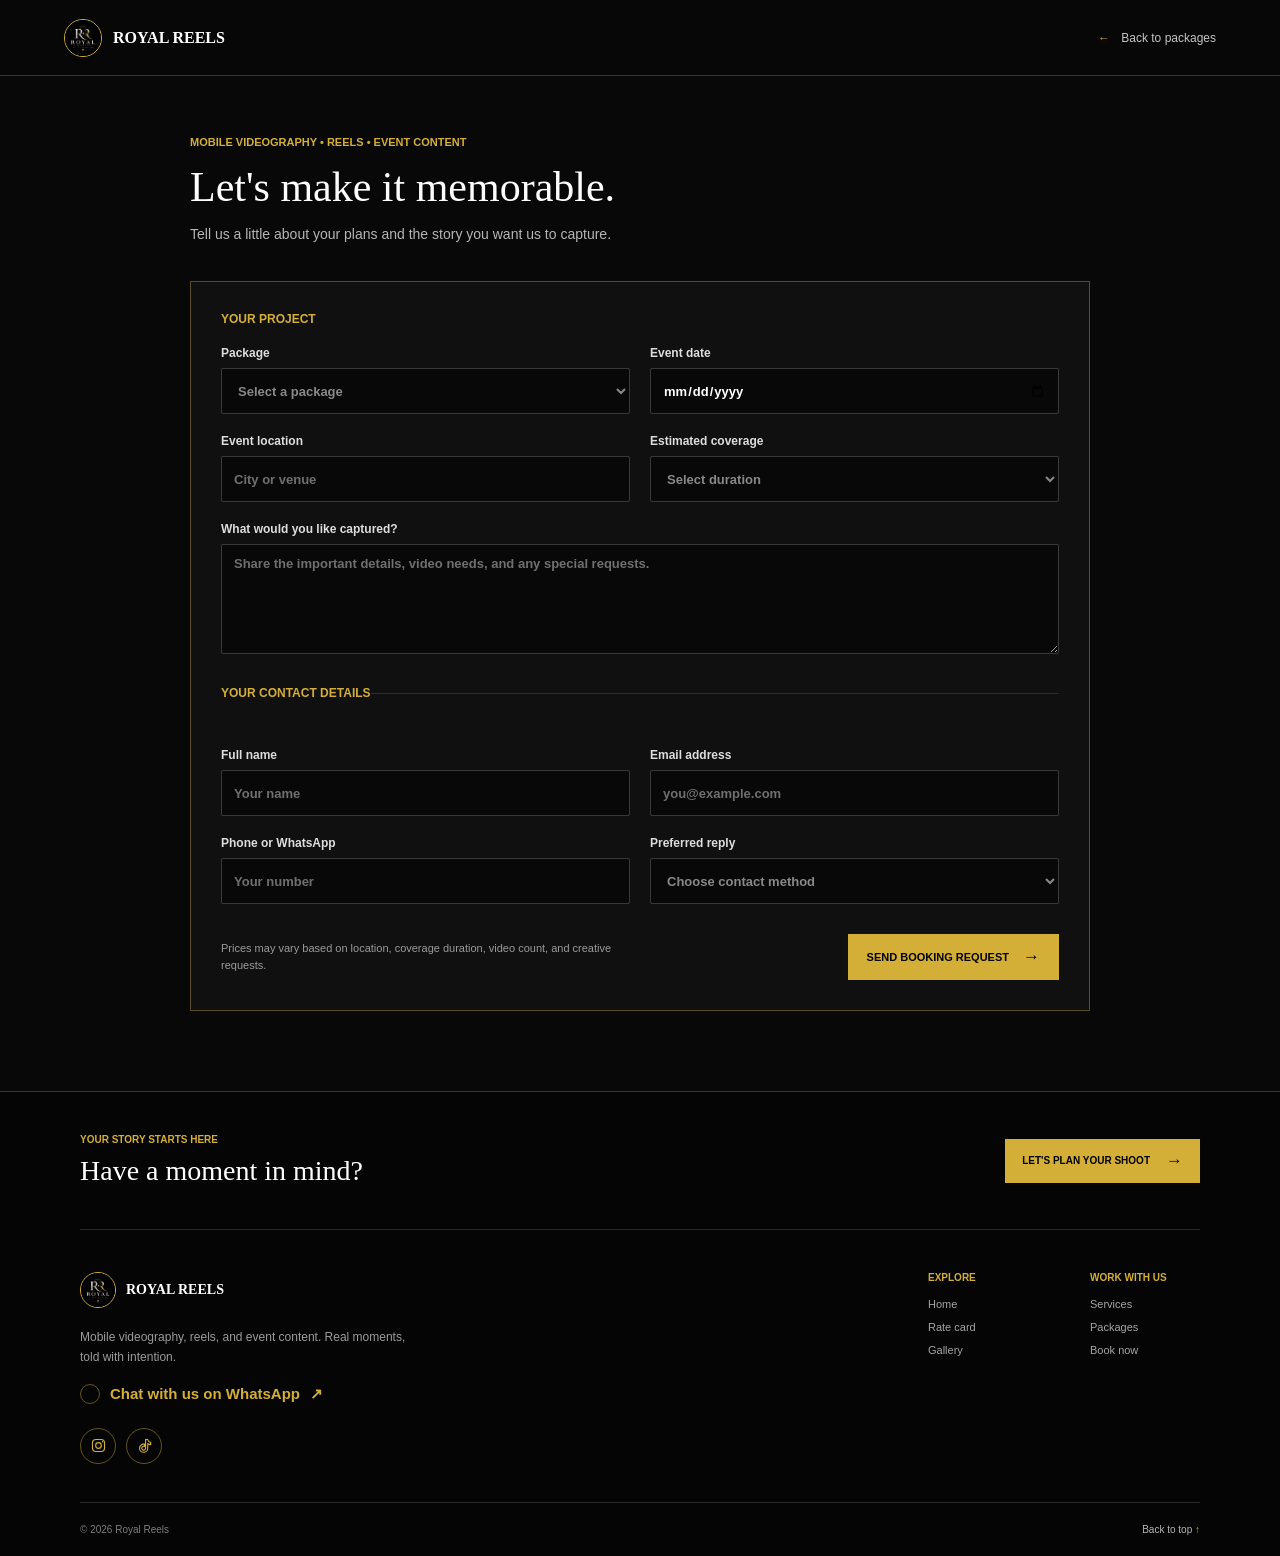
<file: Book-Now.html>
<!DOCTYPE html>
<html lang="en">

<head>
    <meta charset="UTF-8">
    <meta name="viewport" content="width=device-width, initial-scale=1.0">
    <meta name="theme-color" content="#080808">
    <title>Book a Videographer in Owerri | Royal Reels</title>
    <meta name="description" content="Request a mobile videography booking with Royal Reels in Owerri, Imo State. Share your event details and preferred shoot date.">
    <meta name="robots" content="noindex, follow">
    <link rel="canonical" href="https://royalreels-pearl.vercel.app/Book-Now.html">
    <meta property="og:site_name" content="Royal Reels">
    <meta property="og:locale" content="en_NG">
    <meta property="og:type" content="website">
    <meta property="og:title" content="Book a Videographer in Owerri | Royal Reels">
    <meta property="og:description" content="Request a mobile videography booking with Royal Reels in Owerri, Imo State.">
    <meta property="og:url" content="https://royalreels-pearl.vercel.app/Book-Now.html">
    <meta name="twitter:card" content="summary">
    <meta name="twitter:title" content="Book a Videographer in Owerri | Royal Reels">
    <meta name="twitter:description" content="Request a mobile videography booking with Royal Reels in Owerri, Imo State.">

    <!-- Your CSS -->
    <link rel="stylesheet" href="index.css">
</head>

<body class="booking-page">

    <!-- =========================
         HEADER
    ========================== -->
    <header class="booking-header position-fixed">

        <a class="booking-brand" href="index.html#home" aria-label="Royal Reels home">

            <img src="images/logo.jpeg" alt="Royal Reels Logo" width="42" height="42">

            <span>ROYAL REELS</span>

        </a>


        <a class="booking-back" href="index.html#packages">

            <span aria-hidden="true">&larr;</span>

            Back to packages

        </a>

    </header>


    <!-- =========================
         MAIN
    ========================== -->
    <main class="booking-main">

        <!-- INTRO -->
        <section class="booking-intro" aria-labelledby="booking-title">

            <p class="booking-eyebrow">

                Mobile videography
                <span aria-hidden="true">•</span>

                Reels
                <span aria-hidden="true">•</span>

                Event content

            </p>


            <h1 id="booking-title">
                Let's make it memorable.
            </h1>


            <p>
                Tell us a little about your plans and the story
                you want us to capture.
            </p>

        </section>


        <!-- =========================
             BOOKING FORM
        ========================== -->
        <form class="booking-form" id="bookingForm">


            <!-- =====================
                 PROJECT DETAILS
            ====================== -->
            <fieldset class="booking-fieldset">

                <legend>
                    Your project
                </legend>


                <div class="booking-fields">


                    <!-- PACKAGE -->
                    <label class="booking-field">

                        <span>
                            Package
                        </span>


                        <select name="package" required>

                            <option value="" disabled selected>
                                Select a package
                            </option>


                            <option value="Short-form videos - ₦20,000 per video">
                                Short-form videos - ₦20,000 per video
                            </option>


                            <option value="Event highlights - ₦70,000">
                                Event highlights - ₦70,000
                            </option>


                            <option value="Wedding highlights starter - ₦100,000">
                                Wedding highlights starter - ₦100,000
                            </option>


                            <option value="Wedding full premium - ₦200,000">
                                Wedding full premium - ₦200,000
                            </option>


                            <option value="Burials full coverage - ₦100,000">
                                Burials full coverage - ₦100,000
                            </option>


                            <option value="Custom project">
                                Custom project
                            </option>

                        </select>

                    </label>



                    <!-- EVENT DATE -->
                    <label class="booking-field">

                        <span>
                            Event date
                        </span>


                        <input id="event-date" type="date" name="event-date" max="9999-12-31" required>

                    </label>



                    <!-- LOCATION -->
                    <label class="booking-field">

                        <span>
                            Event location
                        </span>


                        <input type="text" name="location" placeholder="City or venue" autocomplete="address-level2"
                            required>

                    </label>



                    <!-- DURATION -->
                    <label class="booking-field">

                        <span>
                            Estimated coverage
                        </span>


                        <select name="duration" required>

                            <option value="" disabled selected>
                                Select duration
                            </option>


                            <option value="1-2 hours">
                                1-2 hours
                            </option>


                            <option value="Half day">
                                Half day
                            </option>


                            <option value="Full day">
                                Full day
                            </option>


                            <option value="Not sure yet">
                                Not sure yet
                            </option>

                        </select>

                    </label>



                    <!-- PROJECT DETAILS -->
                    <label class="booking-field booking-field-wide">

                        <span>
                            What would you like captured?
                        </span>


                        <textarea name="project-details" rows="4"
                            placeholder="Share the important details, video needs, and any special requests."
                            required></textarea>

                    </label>

                </div>

            </fieldset>



            <!-- =====================
                 CONTACT DETAILS
            ====================== -->
            <fieldset class="booking-fieldset">

                <legend>
                    Your contact details
                </legend>


                <div class="booking-fields">


                    <!-- FULL NAME -->
                    <label class="booking-field">

                        <span>
                            Full name
                        </span>


                        <input type="text" name="name" autocomplete="name" placeholder="Your name" required>

                    </label>



                    <!-- EMAIL -->
                    <label class="booking-field">

                        <span>
                            Email address
                        </span>


                        <input type="email" name="email" autocomplete="email" placeholder="you@example.com" required>

                    </label>



                    <!-- PHONE -->
                    <label class="booking-field">

                        <span>
                            Phone or WhatsApp
                        </span>


                        <input type="tel" name="phone" autocomplete="tel" placeholder="Your number" required>

                    </label>



                    <!-- REPLY METHOD -->
                    <label class="booking-field">

                        <span>
                            Preferred reply
                        </span>


                        <select name="reply-method" required>

                            <option value="" disabled selected>
                                Choose contact method
                            </option>


                            <option value="Email">
                                Email
                            </option>


                            <option value="Phone call">
                                Phone call
                            </option>


                            <option value="WhatsApp">
                                WhatsApp
                            </option>

                        </select>

                    </label>

                </div>

            </fieldset>



            <!-- =====================
                 SUBMIT
            ====================== -->
            <div class="booking-submit-row">


                <p class="booking-notice">

                    Prices may vary based on location,
                    coverage duration, video count,
                    and creative requests.

                </p>


                <button class="booking-submit" type="submit">

                    Send booking request

                    <span aria-hidden="true">
                        &rarr;
                    </span>

                </button>

            </div>


        </form>

    </main>

    <nav class="mobile-bottom-nav" aria-label="Mobile navigation">
        <div class="mobile-bottom-nav-inner">
            <a class="mobile-bottom-nav-item" href="index.html#home">
                <svg viewBox="0 0 24 24" aria-hidden="true" focusable="false"><path d="M3 10.5 12 3l9 7.5M5 9.5V21h14V9.5M9 21v-6h6v6" /></svg>
                <span>Home</span>
            </a>
            <a class="mobile-bottom-nav-item" href="rate-card.html">
                <svg viewBox="0 0 24 24" aria-hidden="true" focusable="false"><path d="M5 4h14v16H5zM8 8h8M8 12h8M8 16h4" /></svg>
                <span>Rates</span>
            </a>
            <a class="mobile-book-button" href="#booking-title" aria-label="Back to booking form" title="Back to booking form" aria-current="location">
                <span class="mobile-book-icon" aria-hidden="true">+</span>
                <span>Book</span>
            </a>
            <a class="mobile-bottom-nav-item" href="gallery.html">
                <svg viewBox="0 0 24 24" aria-hidden="true" focusable="false"><rect x="3" y="4" width="18" height="16" rx="2" /><circle cx="8" cy="9" r="1.2" /><path d="m3 17 5-5 4 4 3-3 6 5" /></svg>
                <span>Gallery</span>
            </a>
            <a class="mobile-bottom-nav-item" href="index.html#about">
                <svg viewBox="0 0 24 24" aria-hidden="true" focusable="false"><circle cx="12" cy="8" r="3.5" /><path d="M5 21c.7-4 3-6 7-6s6.3 2 7 6" /></svg>
                <span>About</span>
            </a>
        </div>
    </nav>

    <footer class="site-footer">
        <div class="footer-cta">
            <div>
                <p class="footer-eyebrow">Your story starts here</p>
                <h2>Have a moment in mind?</h2>
            </div>
            <a class="footer-book" href="Book-Now.html">Let's plan your shoot <span aria-hidden="true">&rarr;</span></a>
        </div>
        <div class="footer-main">
            <div class="footer-brand-block">
                <a class="footer-brand" href="index.html#home" aria-label="Royal Reels home">
                    <img src="images/logo.jpeg" alt="" width="42" height="42">
                    <span>ROYAL REELS</span>
                </a>
                <p>Mobile videography, reels, and event content. Real moments, told with intention.</p>
                <a class="footer-contact" href="https://wa.me/2349134750393" target="_blank" rel="noopener noreferrer" aria-label="Chat with us on WhatsApp">
                    <svg viewBox="0 0 24 24" aria-hidden="true" focusable="false">
                        <path d="M20.5 3.5A11.7 11.7 0 0 0 3.1 16.8L2 22l5.3-1.4A11.7 11.7 0 1 0 20.5 3.5Zm-7.8 17.2c-1.8 0-3.5-.5-5-1.4l-.4-.2-3.1.8 1-3.1-.3-.5a9.7 9.7 0 1 1 17 0 9.7 9.7 0 0 1-9.2 5.4Zm5.3-7.2c-.3-.2-1.7-.8-2-.9-.3-.1-.5-.2-.7.2-.2.3-.8.9-.9 1.1-.2.2-.3.2-.6.1a8.1 8.1 0 0 1-2.4-1.5c-.9-.8-1.5-1.8-1.7-2.1-.2-.3 0-.5.2-.7l.3-.3c.1-.1.2-.3.3-.5.1-.2 0-.4 0-.5l-.1-.4c-.1-.3-.7-1.7-.9-2.3-.2-.5-.4-.4-.7-.4h-.6c-.2 0-.5.1-.7.4-.3.3-1 1-1 2.4s1.1 2.8 1.3 3c.2.2 2.1 3.3 5.1 4.6.7.3 1.2.5 1.7.6.8.2 1.5.2 2.1.1.6-.1 1.7-.7 2-1.3.3-.7.3-1.2.2-1.3-.1-.1-.3-.2-.6-.4Z"></path>
                    </svg>
                    <span>Chat with us on WhatsApp</span>
                    <span aria-hidden="true">&nearr;</span>
                </a>
                <div class="footer-socials" role="group" aria-label="Social media">
                    <a href="https://www.instagram.com/officialroyal_reels?stkn=MTJ2NTk3cTl4YmVkdA%3D%3D&utm_source=qr" target="_blank" rel="noopener noreferrer" aria-label="Instagram">
                        <svg viewBox="0 0 24 24" aria-hidden="true" focusable="false">
                            <rect x="3.5" y="3.5" width="17" height="17" rx="5"></rect>
                            <circle cx="12" cy="12" r="4"></circle>
                            <circle class="footer-social-dot" cx="17.6" cy="6.7" r="1"></circle>
                        </svg>
                    </a>
                    <a href="https://www.tiktok.com/@the_mobilevideographer?_r=1&_t=ZS-9AAEpBnpHGO" target="_blank" rel="noopener noreferrer" aria-label="TikTok">
                        <svg viewBox="0 0 24 24" aria-hidden="true" focusable="false">
                            <path d="M16.6 3.5c.4 2.4 1.8 3.8 4.1 4v3.2a9 9 0 0 1-4.1-1.3v6.4a5.8 5.8 0 1 1-5.8-5.8c.4 0 .8 0 1.2.1v3.3a2.7 2.7 0 1 0 1.5 2.4V3.5h3.1Z"></path>
                        </svg>
                    </a>
                </div>
            </div>
            <nav class="footer-nav" aria-label="Footer navigation">
                <div class="footer-nav-group">
                    <h3>Explore</h3>
                    <a href="index.html#home">Home</a>
                    <a href="rate-card.html">Rate card</a>
                    <a href="gallery.html">Gallery</a>
                </div>
                <div class="footer-nav-group">
                    <h3>Work with us</h3>
                    <a href="index.html#services">Services</a>
                    <a href="index.html#packages">Packages</a>
                    <a href="Book-Now.html">Book now</a>
                </div>
            </nav>
        </div>
        <div class="footer-bottom">
            <span>&copy; 2026 Royal Reels</span>
            <a href="index.html#home">Back to top <span aria-hidden="true">&uarr;</span></a>
        </div>
    </footer>



    <!-- =========================
         WHATSAPP JAVASCRIPT
    ========================== -->
    <script>

        /*
        ==========================================
        ROYAL REELS WHATSAPP BOOKING
        ==========================================
        */

        const eventDateInput = document.getElementById("event-date");
        const today = new Date();
        const localToday = [
            today.getFullYear(),
            String(today.getMonth() + 1).padStart(2, "0"),
            String(today.getDate()).padStart(2, "0")
        ].join("-");

        eventDateInput.min = localToday;

        const bookingForm = document.getElementById("bookingForm");

        bookingForm.addEventListener("submit", function (event) {

                // Stop the form from refreshing the page
                event.preventDefault();


                /*
                ==========================================
                IMPORTANT:
                CHANGE THIS TO YOUR ROYAL REELS NUMBER
                ==========================================

                Example:

                08012345678

                becomes:

                2348012345678

                Do NOT add:
                +
                spaces
                brackets
                ==========================================
                */

                const whatsappNumber = "2347016181691";


                /*
                ==========================================
                GET FORM VALUES
                ==========================================
                */

                const packageName =
                    document.querySelector(
                        '[name="package"]'
                    ).value;


                const eventDate =
                    document.querySelector(
                        '[name="event-date"]'
                    ).value;


                const location =
                    document.querySelector(
                        '[name="location"]'
                    ).value;


                const duration =
                    document.querySelector(
                        '[name="duration"]'
                    ).value;


                const projectDetails =
                    document.querySelector(
                        '[name="project-details"]'
                    ).value;


                const name =
                    document.querySelector(
                        '[name="name"]'
                    ).value;


                const email =
                    document.querySelector(
                        '[name="email"]'
                    ).value;


                const phone =
                    document.querySelector(
                        '[name="phone"]'
                    ).value;


                const replyMethod =
                    document.querySelector(
                        '[name="reply-method"]'
                    ).value;



                /*
                ==========================================
                FORMAT EVENT DATE
                ==========================================
                */

                let formattedDate = eventDate;


                if (eventDate) {

                    const date =
                        new Date(eventDate + "T00:00:00");


                    formattedDate =
                        date.toLocaleDateString(
                            "en-NG",
                            {
                                weekday: "long",
                                year: "numeric",
                                month: "long",
                                day: "numeric"
                            }
                        );

                }



                /*
                ==========================================
                CREATE WHATSAPP MESSAGE
                ==========================================
                */

                const message =

                    `🎬 *ROYAL REELS — NEW BOOKING REQUEST*

━━━━━━━━━━━━━━━━━━━━

📦 *PROJECT DETAILS*

*Package:*
${packageName}

*Event Date:*
${formattedDate}

*Event Location:*
${location}

*Estimated Coverage:*
${duration}

*What would you like captured?*
${projectDetails}

━━━━━━━━━━━━━━━━━━━━

👤 *CLIENT CONTACT DETAILS*

*Full Name:*
${name}

*Email:*
${email}

*Phone / WhatsApp:*
${phone}

*Preferred Reply Method:*
${replyMethod}

━━━━━━━━━━━━━━━━━━━━

📩 *Please contact me regarding this booking.*

Thank you for choosing *ROYAL REELS* 🎥`;



                /*
                ==========================================
                ENCODE MESSAGE
                ==========================================
                */

                const encodedMessage =
                    encodeURIComponent(message);



                /*
                ==========================================
                CREATE WHATSAPP LINK
                ==========================================
                */

                const whatsappURL =
                    `https://wa.me/${whatsappNumber}?text=${encodedMessage}`;



                /*
                ==========================================
                OPEN WHATSAPP
                ==========================================
                */

                window.open(
                    whatsappURL,
                    "_blank"
                );

                window.alert("Your booking request has been sent successfully. We will contact you on WhatsApp soon.");
                bookingForm.reset();

            });

    </script>

</body>

</html>
</file>
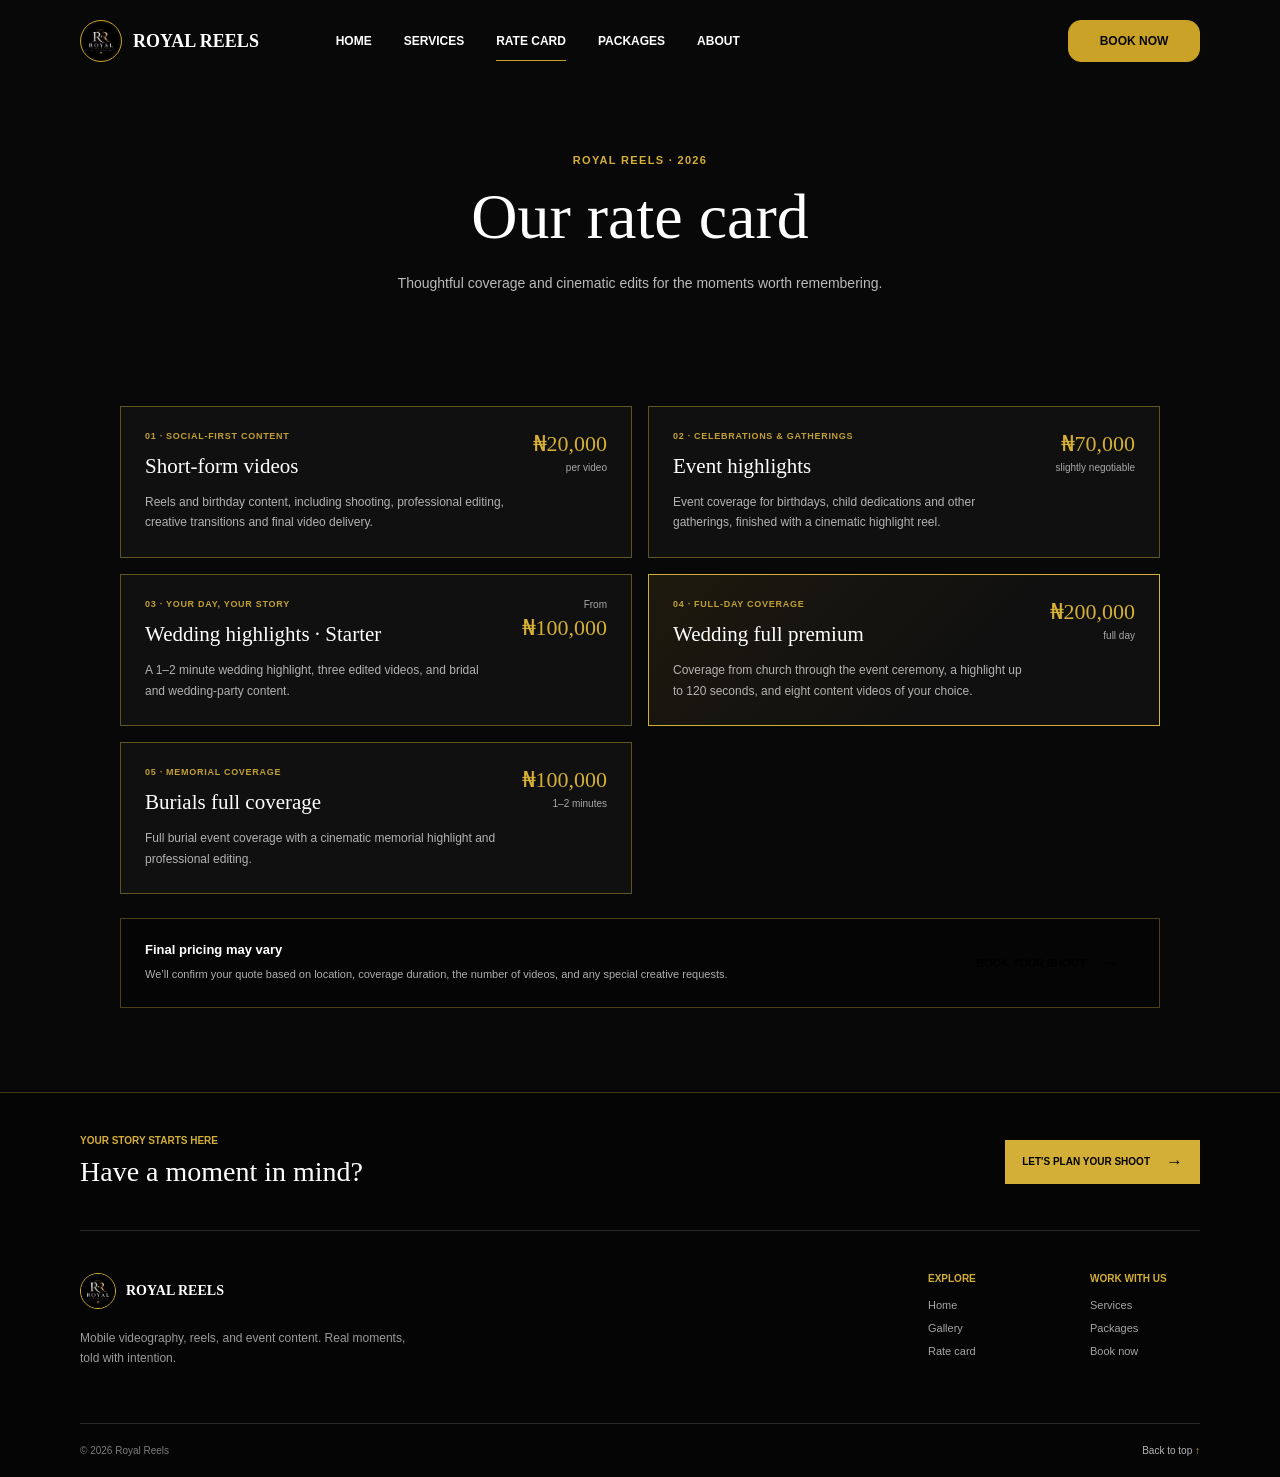
<file: rate-card.html>
<!DOCTYPE html>
<html lang="en">
<head>
    <meta charset="UTF-8">
    <meta name="viewport" content="width=device-width, initial-scale=1.0">
    <meta name="theme-color" content="#080808">
    <title>Royal Reels Rates | Videography in Owerri</title>
    <meta name="description" content="View Royal Reels' rates for short-form videos, event highlights, wedding coverage and burial videography in Owerri, Imo State.">
    <meta name="robots" content="index, follow">
    <link rel="canonical" href="https://royalreels-pearl.vercel.app/rate-card.html">
    <meta property="og:site_name" content="Royal Reels">
    <meta property="og:locale" content="en_NG">
    <meta property="og:type" content="website">
    <meta property="og:title" content="Royal Reels Rates | Videography in Owerri">
    <meta property="og:description" content="Explore prices for Royal Reels' short-form videos, event highlights, wedding coverage and more.">
    <meta property="og:url" content="https://royalreels-pearl.vercel.app/rate-card.html">
    <meta name="twitter:card" content="summary">
    <meta name="twitter:title" content="Royal Reels Rates | Videography in Owerri">
    <meta name="twitter:description" content="Explore prices for Royal Reels' short-form videos, event highlights, wedding coverage and more.">
    <link rel="stylesheet" href="index.css">
</head>
<body class="rate-card-page">
    <header class="site-header">
        <nav class="navbar" aria-label="Main navigation">
            <a class="brand" href="index.html#home" aria-label="Royal Reels home">
                <img class="brand-mark" src="images/logo.jpeg" alt="">
                <span class="brand-name">ROYAL REELS</span>
            </a>
            <button class="menu-toggle" type="button" aria-expanded="false" aria-controls="rate-card-navigation" aria-label="Open navigation menu">
                <span></span><span></span><span></span>
            </button>
            <div class="nav-panel" id="rate-card-navigation">
                <div class="nav-links">
                    <a class="nav-link" href="index.html#home">HOME</a>
                    <a class="nav-link" href="index.html#services">SERVICES</a>
                    <a class="nav-link is-active" href="rate-card.html" aria-current="page">RATE CARD</a>
                    <a class="nav-link" href="index.html#packages">PACKAGES</a>
                    <a class="nav-link" href="index.html#about">ABOUT</a>
                </div>
                <div class="nav-actions">
                    <a class="book-button" href="Book-Now.html">BOOK NOW</a>
                </div>
            </div>
        </nav>
    </header>
    <main>
        <section class="rate-card-intro" aria-labelledby="rate-card-title">
            <p class="rate-card-eyebrow">Royal Reels · 2026</p>
            <h1 id="rate-card-title">Our rate card</h1>
            <p>Thoughtful coverage and cinematic edits for the moments worth remembering.</p>
        </section>
        <section class="rate-card-section" aria-label="Videography prices">
            <div class="rate-card-grid">
                <article class="rate-card-item">
                    <div>
                        <p class="rate-card-kicker">01 · Social-first content</p>
                        <h2>Short-form videos</h2>
                        <p class="rate-card-description">Reels and birthday content, including shooting, professional editing, creative transitions and final video delivery.</p>
                    </div>
                    <p class="rate-card-price"><strong>₦20,000</strong><span>per video</span></p>
                </article>
                <article class="rate-card-item">
                    <div>
                        <p class="rate-card-kicker">02 · Celebrations &amp; gatherings</p>
                        <h2>Event highlights</h2>
                        <p class="rate-card-description">Event coverage for birthdays, child dedications and other gatherings, finished with a cinematic highlight reel.</p>
                    </div>
                    <p class="rate-card-price"><strong>₦70,000</strong><span>slightly negotiable</span></p>
                </article>
                <article class="rate-card-item">
                    <div>
                        <p class="rate-card-kicker">03 · Your day, your story</p>
                        <h2>Wedding highlights · Starter</h2>
                        <p class="rate-card-description">A 1–2 minute wedding highlight, three edited videos, and bridal and wedding-party content.</p>
                    </div>
                    <p class="rate-card-price"><span>From</span><strong>₦100,000</strong></p>
                </article>
                <article class="rate-card-item rate-card-item-featured">
                    <div>
                        <p class="rate-card-kicker">04 · Full-day coverage</p>
                        <h2>Wedding full premium</h2>
                        <p class="rate-card-description">Coverage from church through the event ceremony, a highlight up to 120 seconds, and eight content videos of your choice.</p>
                    </div>
                    <p class="rate-card-price"><strong>₦200,000</strong><span>full day</span></p>
                </article>
                <article class="rate-card-item">
                    <div>
                        <p class="rate-card-kicker">05 · Memorial coverage</p>
                        <h2>Burials full coverage</h2>
                        <p class="rate-card-description">Full burial event coverage with a cinematic memorial highlight and professional editing.</p>
                    </div>
                    <p class="rate-card-price"><strong>₦100,000</strong><span>1–2 minutes</span></p>
                </article>
            </div>
            <div class="rate-card-note">
                <div>
                    <h2>Final pricing may vary</h2>
                    <p>We’ll confirm your quote based on location, coverage duration, the number of videos, and any special creative requests.</p>
                </div>
                <a class="package-cta" href="Book-Now.html">Book your shoot <span aria-hidden="true">&rarr;</span></a>
            </div>
        </section>
    </main>
    <nav class="mobile-bottom-nav" aria-label="Mobile navigation">
        <div class="mobile-bottom-nav-inner">
            <a class="mobile-bottom-nav-item" href="index.html#home">
                <svg viewBox="0 0 24 24" aria-hidden="true" focusable="false"><path d="M3 10.5 12 3l9 7.5M5 9.5V21h14V9.5M9 21v-6h6v6" /></svg>
                <span>Home</span>
            </a>
            <a class="mobile-bottom-nav-item is-active" href="rate-card.html" aria-current="page">
                <svg viewBox="0 0 24 24" aria-hidden="true" focusable="false"><path d="M5 4h14v16H5zM8 8h8M8 12h8M8 16h4" /></svg>
                <span>Rates</span>
            </a>
            <a class="mobile-book-button" href="Book-Now.html" aria-label="Book a shoot" title="Book a shoot">
                <span class="mobile-book-icon" aria-hidden="true">+</span>
                <span>Book</span>
            </a>
            <a class="mobile-bottom-nav-item" href="gallery.html">
                <svg viewBox="0 0 24 24" aria-hidden="true" focusable="false"><rect x="3" y="4" width="18" height="16" rx="2" /><circle cx="8" cy="9" r="1.2" /><path d="m3 17 5-5 4 4 3-3 6 5" /></svg>
                <span>Gallery</span>
            </a>
            <a class="mobile-bottom-nav-item" href="index.html#about">
                <svg viewBox="0 0 24 24" aria-hidden="true" focusable="false"><circle cx="12" cy="8" r="3.5" /><path d="M5 21c.7-4 3-6 7-6s6.3 2 7 6" /></svg>
                <span>About</span>
            </a>
        </div>
    </nav>
    <footer class="site-footer">
        <div class="footer-cta">
            <div>
                <p class="footer-eyebrow">Your story starts here</p>
                <h2>Have a moment in mind?</h2>
            </div>
            <a class="footer-book" href="Book-Now.html">Let's plan your shoot <span aria-hidden="true">&rarr;</span></a>
        </div>
        <div class="footer-main">
            <div class="footer-brand-block">
                <a class="footer-brand" href="index.html#home" aria-label="Royal Reels home">
                    <img src="images/logo.jpeg" alt="" width="42" height="42">
                    <span>ROYAL REELS</span>
                </a>
                <p>Mobile videography, reels, and event content. Real moments, told with intention.</p>
            </div>
            <nav class="footer-nav" aria-label="Footer navigation">
                <div class="footer-nav-group">
                    <h3>Explore</h3>
                    <a href="index.html#home">Home</a>
                    <a href="gallery.html">Gallery</a>
                    <a href="rate-card.html" aria-current="page">Rate card</a>
                </div>
                <div class="footer-nav-group">
                    <h3>Work with us</h3>
                    <a href="index.html#services">Services</a>
                    <a href="index.html#packages">Packages</a>
                    <a href="Book-Now.html">Book now</a>
                </div>
            </nav>
        </div>
        <div class="footer-bottom">
            <span>&copy; 2026 Royal Reels</span>
            <a href="#rate-card-title">Back to top <span aria-hidden="true">&uarr;</span></a>
        </div>
    </footer>
    <script src="index.js"></script>
</body>
</html>
</file>
<file: index.css>
:root {
	color-scheme: light;
	--ink: #25231f;
	--muted: #77736c;
	--paper: #fbfaf7;
	--line: #e9e5dc;
	--wine: #762f38;
	--wine-dark: #60232d;
	--gold: #b99554;
	--nav-gold: #C9A227;
}

* {
	box-sizing: border-box;
}

body {
	margin: 0;
	color: var(--ink);
	background: var(--paper);
	font-family: "Trebuchet MS", "Segoe UI", sans-serif;
}

a {
	color: inherit;
	text-decoration: none;
}

.site-header {
	position: fixed;
	top: 0;
	z-index: 10;
	width: 100%;
	margin-bottom: -82px;
	border-bottom: 1px solid transparent;
	background: transparent;
	transition: background-color 220ms ease, border-color 220ms ease, backdrop-filter 220ms ease;
}

.site-header.is-scrolled {
	border-bottom-color: rgb(255 255 255 / 8%);
	background: rgb(8 8 8 / 92%);
	backdrop-filter: blur(8px);
	-webkit-backdrop-filter: blur(8px);
}

.navbar {
	display: flex;
	align-items: center;
	justify-content: space-between;
	max-width: 1440px;
	min-height: 82px;
	margin: 0 auto;
	padding: 0 6.25%;
}

.brand {
	display: inline-flex;
	align-items: center;
	gap: 11px;
	flex: 0 0 auto;
}

.brand-mark {
	display: block;
	flex: 0 0 42px;
	width: 42px;
	height: 42px;
	padding: 2px;
	border: 1px solid var(--nav-gold);
	border-radius: 50%;
	background: #080808;
	object-fit: contain;
}

.brand-name {
	font-family: Georgia, "Times New Roman", serif;
	font-size: 18px;
	font-weight: 700;
	letter-spacing: 0;
	color: #fff;
}

.nav-panel,
.nav-links,
.nav-actions {
	display: flex;
	align-items: center;
}

.nav-panel {
	flex: 1;
	justify-content: space-between;
	margin-left: auto;
	padding-left: clamp(32px, 6vw, 88px);
}

.nav-links {
	gap: clamp(18px, 2.5vw, 36px);
}

.nav-link {
	color: #fff;
	font-size: 12px;
	font-weight: 600;
	white-space: nowrap;
	transition: color 160ms ease;
}

.nav-link {
	position: relative;
	display: inline-flex;
	align-items: center;
	min-height: 82px;
}

.nav-link::after {
	position: absolute;
	right: 0;
	bottom: 22px;
	left: 0;
	height: 0.5px;
	background: var(--nav-gold);
	content: "";
	transform: scaleX(0);
	transform-origin: left;
	transition: transform 180ms ease;
}

.nav-link:hover,
.nav-link:focus-visible {
	color: var(--nav-gold);
}

.nav-link:hover::after,
.nav-link:focus-visible::after {
	transform: scaleX(1);
}

.nav-link.is-active {
	color: #fff;
}

.nav-link.is-active::after {
	transform: scaleX(1);
}

.book-button {
	display: inline-flex;
	align-items: center;
	justify-content: center;
	min-width: 132px;
	min-height: 42px;
	padding: 0 17px;
	border-radius: 13px;
	border: 1px solid var(--nav-gold);
	color: #080808;
	background: var(--nav-gold);
	font-size: 12px;
	font-weight: 700;
	white-space: nowrap;
	transition: background-color 160ms ease, color 160ms ease, transform 160ms ease;
}

.book-button:hover,
.book-button:focus-visible {
	transform: translateY(-1px);
	color: var(--nav-gold);
	background: transparent;
}

.menu-toggle {
	display: none;
}

.mobile-bottom-nav {
	display: none;
}

.hero {
	position: relative;
	display: flex;
	align-items: center;
	height: 100vh;
	height: 100svh;
	overflow: hidden;
	color: #fff;
	background: #241b1b;
	isolation: isolate;
}

.hero-video,
.hero-shade {
	position: absolute;
	z-index: -1;
	inset: 0;
	width: 100%;
	height: 100%;
}

.hero-video {
	object-fit: cover;
	object-position: center 48%;
	background: url("images/pk.jpeg") center / cover no-repeat;
	transform: scale(1.04);
	animation: hero-video-drift 32s ease-in-out infinite alternate;
}

.hero-shade {
	background: rgb(0 0 0 / 55%);
}

.hero-shade::after {
	position: absolute;
	right: 0;
	bottom: 0;
	left: 0;
	height: 30%;
	background: linear-gradient(0deg, rgb(0 0 0 / 32%), transparent);
	backdrop-filter: blur(3px);
	-webkit-backdrop-filter: blur(3px);
	content: "";
	mask-image: linear-gradient(to bottom, transparent, #000 70%);
}

@keyframes hero-video-drift {
	from {
		transform: scale(1.04);
	}
	to {
		transform: scale(1.1);
	}
}

.hero-content {
	width: min(100%, 1000px);
	margin: 0 auto;
	padding: 140px 32px 80px;
	text-align: center;
}

.hero-eyebrow {
	display: flex;
	align-items: center;
	justify-content: center;
	gap: 12px;
	margin: 0 0 25px;
	color: var(--nav-gold);
	font-size: 12px;
	font-weight: 700;
	text-transform: uppercase;
}

.hero-eyebrow span {
	font-size: 10px;
}

.hero h1 {
	margin: 0;
	font-family: Georgia, "Times New Roman", serif;
	font-size: 68px;
	font-weight: 400;
	line-height: 1.12;
	text-transform: uppercase;
}

.hero-description {
	max-width: 540px;
	margin: 24px auto 32px;
	color: rgb(255 255 255 / 82%);
	font-size: 16px;
	line-height: 1.65;
}

.hero-actions {
	display: flex;
	align-items: center;
	justify-content: center;
	flex-wrap: wrap;
	gap: 18px;
}

.hero-primary {
	display: inline-flex;
	align-items: center;
	justify-content: center;
	min-width: 178px;
	min-height: 49px;
	padding: 0 18px;
	border-radius: 3px;
	color: #fff;
	background: black;
	font-size: 14px;
	font-weight: 700;
	transition: background-color 160ms ease, transform 160ms ease;
}

.hero-primary:hover{
	transform: translateY(-1px);
	background: rgb(157, 134, 5);
}

.hero-secondary {
	display: inline-flex;
	align-items: center;
	justify-content: center;
	min-width: 178px;
	min-height: 49px;
	padding: 0 18px;
	border: 1px solid rgb(255 255 255 / 65%);
	border-radius: 3px;
	color: #fff;
	font-size: 14px;
	font-weight: 600;
	transition: border-color 160ms ease, color 160ms ease, background-color 160ms ease;
}

.hero-secondary:hover,
.hero-secondary:focus-visible {
	border-color: var(--nav-gold);
	color: var(--nav-gold);
	background: rgb(0 0 0 / 25%);
}

.video-credit {
	margin: 44px 0 0;
	color: rgb(255 255 255 / 67%);
	font-size: 11px;
}

.video-credit a {
	text-decoration: underline;
	text-underline-offset: 2px;
}

.video-credit a:hover,
.video-credit a:focus-visible {
	color: #fff;
}

.hero-index {
	position: absolute;
	right: 6.25%;
	bottom: 34px;
	display: flex;
	align-items: center;
	gap: 12px;
	color: rgb(255 255 255 / 78%);
	font-family: Georgia, "Times New Roman", serif;
	font-size: 12px;
}

.hero-index span {
	width: 38px;
	height: 1px;
	background: var(--nav-gold);
}

.portfolio-section {
	padding: 88px max(6.25%, calc((100% - 1160px) / 2)) 92px;
	color: #fff;
	background: #000;
	scroll-margin-top: 82px;
}

.portfolio-intro {
	text-align: center;
}

.portfolio-eyebrow {
	margin: 0;
	color: #fff;
	font-size: 12px;
	font-weight: 700;
	text-transform: uppercase;
}

.portfolio-rule {
	display: block;
	width: 42px;
	height: 2px;
	margin: 13px auto 23px;
	background: #D4AF37;
}

.portfolio-intro h2 {
	margin: 0;
	color: #fff;
	font-family: Georgia, "Times New Roman", serif;
	font-size: 42px;
	font-weight: 400;
	text-transform: uppercase;
}

.portfolio-intro > p:last-child {
	margin: 14px 0 0;
	color: rgb(255 255 255 / 72%);
	font-size: 14px;
	line-height: 1.6;
}

.portfolio-filters {
	display: flex;
	justify-content: center;
	flex-wrap: wrap;
	gap: 30px;
	margin: 36px 0 28px;
}

.portfolio-filter {
	position: relative;
	min-height: 35px;
	padding: 0 0 8px;
	border: 0;
	color: rgb(255 255 255 / 68%);
	background: transparent;
	font: inherit;
	font-size: 11px;
	font-weight: 700;
	text-transform: uppercase;
	cursor: pointer;
	transition: color 180ms ease;
}

.portfolio-filter::after {
	position: absolute;
	right: 0;
	bottom: 0;
	left: 0;
	height: 2px;
	background: #D4AF37;
	content: "";
	transform: scaleX(0);
	transform-origin: left;
	transition: transform 180ms ease;
}

.portfolio-filter:hover,
.portfolio-filter:focus-visible,
.portfolio-filter.is-active {
	color: #D4AF37;
}

.portfolio-filter:hover::after,
.portfolio-filter:focus-visible::after,
.portfolio-filter.is-active::after {
	transform: scaleX(1);
}

.portfolio-grid {
	display: grid;
	grid-template-columns: repeat(2, minmax(0, 1fr));
	gap: 22px;
}

.portfolio-item {
	min-width: 0;
}

.portfolio-item[hidden] {
	display: none;
}

.portfolio-card {
	position: relative;
	display: block;
	width: 100%;
	padding: 0;
	border: 0;
	aspect-ratio: 16 / 10;
	overflow: hidden;
	color: #fff;
	background: #181818;
	font: inherit;
	text-align: left;
	cursor: pointer;
}

.portfolio-card img,
.portfolio-preview-video,
.portfolio-card-shade {
	position: absolute;
	inset: 0;
	width: 100%;
	height: 100%;
}

.portfolio-card img {
	object-fit: cover;
	transition: opacity 250ms ease, transform 400ms ease;
}

.portfolio-preview-video {
	object-fit: cover;
	opacity: 0;
	transition: opacity 250ms ease;
}

.portfolio-card.is-playing img {
	opacity: 0;
}

.portfolio-card.is-playing .portfolio-preview-video {
	opacity: 1;
}

.portfolio-card-shade {
	background: linear-gradient(0deg, rgb(0 0 0 / 72%), transparent 58%);
	transition: background-color 250ms ease;
}

.portfolio-play {
	position: absolute;
	top: 50%;
	left: 50%;
	display: grid;
	place-items: center;
	width: 52px;
	height: 52px;
	border: 1px solid rgb(212 175 55 / 84%);
	border-radius: 50%;
	background: rgb(0 0 0 / 35%);
	transform: translate(-50%, -50%);
	transition: color 250ms ease, background-color 250ms ease, border-color 250ms ease, transform 250ms ease;
}

.portfolio-play::before {
	width: 0;
	height: 0;
	margin-left: 4px;
	border-top: 7px solid transparent;
	border-bottom: 7px solid transparent;
	border-left: 10px solid #D4AF37;
	content: "";
}

.portfolio-card-title {
	position: absolute;
	right: 24px;
	bottom: 21px;
	left: 24px;
	color: #fff;
	font-family: Georgia, "Times New Roman", serif;
	font-size: 18px;
	text-transform: uppercase;
}

.portfolio-card:hover img,
.portfolio-card:focus-visible img {
	transform: scale(1.05);
}

.portfolio-card:hover .portfolio-card-shade,
.portfolio-card:focus-visible .portfolio-card-shade {
	background-color: rgb(0 0 0 / 25%);
}

.portfolio-card:hover .portfolio-play,
.portfolio-card:focus-visible .portfolio-play {
	border-color: #D4AF37;
	background: #D4AF37;
	transform: translate(-50%, -50%) scale(1.08);
}

.portfolio-card:hover .portfolio-play::before,
.portfolio-card:focus-visible .portfolio-play::before {
	border-left-color: #000;
}

.portfolio-view-all {
	display: flex;
	align-items: center;
	justify-content: center;
	gap: 14px;
	min-width: 176px;
	min-height: 44px;
	margin: 34px auto 0;
	padding: 0 18px;
	border: 1px solid #D4AF37;
	color: #fff;
	background: transparent;
	font: inherit;
	font-size: 11px;
	font-weight: 700;
	text-transform: uppercase;
	cursor: pointer;
	transition: color 180ms ease, background-color 180ms ease;
}

.portfolio-view-all:hover,
.portfolio-view-all:focus-visible {
	color: #000;
	background: #D4AF37;
}

.portfolio-view-all span {
	font-size: 17px;
}

@media (max-width: 600px) {
	.portfolio-section {
		padding: 64px 5% 68px;
	}

	.portfolio-filters {
		gap: 14px;
		margin: 28px 0 22px;
	}

	.portfolio-grid {
		grid-template-columns: 1fr;
		gap: 16px;
		max-width: 520px;
		margin: 0 auto;
	}
}

.portfolio-dialog {
	position: fixed;
	inset: 0;
	width: 100vw;
	height: 100vh;
	height: 100dvh;
	max-width: none;
	max-height: none;
	margin: 0;
	padding: 0;
	border: 0;
	color: #fff;
	background: #000;
}

.portfolio-dialog:not([open]) {
	display: none;
}

.portfolio-dialog[open] {
	display: flex;
	flex-direction: column;
}

.portfolio-dialog::backdrop {
	background: #000;
}

.portfolio-dialog-header {
	display: flex;
	align-items: center;
	justify-content: space-between;
	gap: 16px;
	min-height: 64px;
	padding: 0 28px;
	border-bottom: 1px solid rgb(212 175 55 / 30%);
}

.portfolio-dialog-header h2 {
	margin: 0;
	color: #D4AF37;
	font-family: Georgia, "Times New Roman", serif;
	font-size: 17px;
	font-weight: 400;
}

.portfolio-dialog-close {
	width: 40px;
	height: 40px;
	border: 1px solid rgb(212 175 55 / 70%);
	color: #fff;
	background: transparent;
	font: inherit;
	font-size: 24px;
	line-height: 1;
	cursor: pointer;
}

.portfolio-dialog-close:hover,
.portfolio-dialog-close:focus-visible {
	color: #000;
	background: #D4AF37;
}

.portfolio-dialog-video {
	flex: 1;
	width: 100%;
	height: 100%;
	min-height: 0;
	object-fit: contain;
	background: #000;
}

.portfolio-dialog-embed {
	flex: 1;
	width: 100%;
	height: 100%;
	min-height: 0;
	border: 0;
	background: #000;
}

.portfolio-dialog-embed[hidden] {
	display: none;
}

.portfolio-controls {
	display: grid;
	grid-template-columns: auto minmax(120px, 1fr) auto minmax(90px, 140px) auto;
	align-items: center;
	gap: 18px;
	min-height: 78px;
	padding: 12px 28px;
	border-top: 1px solid rgb(212 175 55 / 30%);
}

.portfolio-play-toggle {
	display: inline-flex;
	align-items: center;
	justify-content: center;
	min-height: 38px;
	padding: 0 12px;
	border: 1px solid transparent;
	color: #fff;
	background: transparent;
	font: inherit;
	font-size: 12px;
	cursor: pointer;
	transition: color 160ms ease, border-color 160ms ease, background-color 160ms ease;
}

.portfolio-play-toggle {
	width: 42px;
	padding: 0;
	color: #D4AF37;
	font-size: 17px;
}

.portfolio-play-toggle:hover,
.portfolio-play-toggle:focus-visible {
	border-color: #D4AF37;
	color: #D4AF37;
}

.portfolio-timeline {
	display: grid;
	grid-template-columns: auto minmax(40px, 1fr) auto;
	align-items: center;
	gap: 10px;
	color: rgb(255 255 255 / 72%);
	font-size: 11px;
	font-variant-numeric: tabular-nums;
}

.portfolio-progress {
	width: 100%;
	margin: 0;
	accent-color: #D4AF37;
	cursor: pointer;
}

.portfolio-progress {
	height: 4px;
	border-radius: 10px;
	appearance: none;
	background: linear-gradient(to right, #D4AF37 var(--progress, 0%), rgb(255 255 255 / 24%) var(--progress, 0%));
}

.portfolio-progress::-webkit-slider-thumb {
	width: 12px;
	height: 12px;
	border: 0;
	border-radius: 50%;
	appearance: none;
	background: #D4AF37;
}

.portfolio-progress::-moz-range-thumb {
	width: 12px;
	height: 12px;
	border: 0;
	border-radius: 50%;
	background: #D4AF37;
}

@media (max-width: 600px) {
	.portfolio-dialog-header {
		min-height: 58px;
		padding: 0 16px;
	}

	.portfolio-controls {
		grid-template-columns: auto minmax(80px, 1fr) auto auto;
		gap: 8px;
		padding: 10px 12px 14px;
	}

}

.services-section {
	--service-gold: #D4AF37;
	padding: 76px max(6.25%, calc((100% - 1240px) / 2)) 84px;
	color: #FFFFFF;
	background: #080808;
	scroll-margin-top: 82px;
}

.services-intro {
	max-width: 720px;
	margin: 0 auto 40px;
	text-align: center;
}

.section-eyebrow {
	margin: 0 0 15px;
	color: var(--service-gold);
	font-size: 12px;
	font-weight: 700;
	text-transform: uppercase;
}

.services-intro h2 {
	margin: 0;
	color: #FFFFFF;
	font-family: Georgia, "Times New Roman", serif;
	font-size: 42px;
	font-weight: 400;
	text-transform: uppercase;
}

.services-intro > p:last-child {
	max-width: 610px;
	margin: 17px auto 0;
	color: rgb(255 255 255 / 76%);
	font-size: 15px;
	line-height: 1.7;
}

.service-grid {
	display: grid;
	grid-template-columns: repeat(3, minmax(0, 1fr));
	gap: 20px;
	max-width: 1240px;
	margin: 0 auto;
	scroll-margin-top: 100px;
}

.service-card {
	display: flex;
	flex-direction: column;
	min-width: 0;
	border: 1px solid var(--service-gold);
	border-radius: 4px;
	background: transparent;
	box-shadow: 0 12px 32px rgb(0 0 0 / 20%);
	overflow: hidden;
	transition: transform 0.4s ease, box-shadow 0.4s ease;
}

.service-card:hover,
.service-card:focus-within {
	transform: translateY(-5px);
	box-shadow: 0 18px 38px rgb(212 175 55 / 12%);
}

.service-artwork {
	position: relative;
	display: block;
	height: 250px;
	overflow: hidden;
	color: #fff;
	background: #181818;
}

.service-artwork-image,
.service-artwork-shade {
	position: absolute;
	inset: 0;
	width: 100%;
	height: 100%;
}

.service-artwork-image {
	object-fit: cover;
	transition: transform 0.4s ease;
}

.service-artwork-shade {
	background: linear-gradient(0deg, rgb(0 0 0 / 68%), rgb(0 0 0 / 4%) 75%);
	transition: background-color 0.4s ease;
}

.service-process-icon {
	position: absolute;
	display: grid;
	place-items: center;
	inset: 0;
	color: var(--service-gold);
	font-size: 38px;
	text-shadow: 0 2px 18px rgb(0 0 0 / 65%);
}

.service-card:hover .service-artwork-image,
.service-artwork:focus-visible .service-artwork-image {
	transform: scale(1.05);
}

.service-card:hover .service-artwork-shade,
.service-card:focus-within .service-artwork-shade {
	background-color: rgb(0 0 0 / 45%);
}

.service-details {
	display: flex;
	flex: 1;
	flex-direction: column;
	padding: 18px 22px 20px;
	background: #101010;
}

.service-title {
	margin: 0 0 12px;
	color: #fff;
	font-family: Georgia, "Times New Roman", serif;
	font-size: 22px;
	font-weight: 400;
	text-transform: uppercase;
}

.service-number {
	display: flex;
	align-items: center;
	gap: 12px;
	margin: 0 0 15px;
	color: var(--service-gold);
	font-size: 12px;
	font-weight: 700;
}

.service-number span {
	color: rgb(255 255 255 / 62%);
	font-size: 10px;
	font-weight: 600;
	text-transform: uppercase;
}

.service-price {
	display: flex;
	align-items: baseline;
	gap: 6px;
	min-height: 35px;
	margin: 13px 0 15px;
	color: rgb(255 255 255 / 72%);
	font-size: 13px;
}

.service-price strong {
	color: var(--service-gold);
	font-family: Georgia, "Times New Roman", serif;
	font-size: 23px;
	font-weight: 700;
}

.service-description {
	min-height: 76px;
	margin: 0 0 23px;
	color: rgb(255 255 255 / 78%);
	font-size: 14px;
	line-height: 1.65;
}

.service-card h4,
.service-detail h4 {
	margin: 0 0 12px;
	color: var(--service-gold);
	font-size: 12px;
	font-weight: 700;
	text-transform: uppercase;
}

.service-card ul,
.service-detail ul {
	display: grid;
	gap: 10px;
	margin: 0 0 26px;
	padding: 0;
	color: rgb(255 255 255 / 82%);
	font-size: 13px;
	line-height: 1.45;
	list-style: none;
}

.service-card li,
.service-detail li {
	position: relative;
	padding-left: 17px;
}

.service-card li::before,
.service-detail li::before {
	position: absolute;
	top: 0.55em;
	left: 0;
	width: 5px;
	height: 5px;
	border-radius: 50%;
	background: var(--service-gold);
	content: "";
}

.service-book {
	display: flex;
	align-items: center;
	justify-content: space-between;
	min-height: 46px;
	margin-top: auto;
	padding: 0 15px;
	border: 1px solid var(--service-gold);
	border-radius: 3px;
	color: #FFFFFF;
	background: transparent;
	font-size: 11px;
	font-weight: 700;
	text-transform: uppercase;
	transition: color 160ms ease, background-color 160ms ease, border-color 160ms ease;
}

.service-book:hover,
.service-book:focus-visible {
	border-color: var(--service-gold);
	color: #000000;
	background: var(--service-gold);
}

.service-book span {
	font-size: 17px;
}

.service-detail-grid {
	display: grid;
	grid-template-columns: repeat(3, minmax(0, 1fr));
	gap: 20px;
	max-width: 1240px;
	margin: 54px auto 0;
}

.service-detail {
	min-width: 0;
	padding: 24px 22px;
	border: 1px solid rgb(212 175 55 / 42%);
	border-radius: 4px;
	background: #101010;
	scroll-margin-top: 96px;
}

.service-detail h3 {
	margin: 0 0 10px;
	color: #fff;
	font-family: Georgia, "Times New Roman", serif;
	font-size: 19px;
	font-weight: 400;
	line-height: 1.35;
}

.service-detail > p:not(.service-number) {
	margin: 0 0 22px;
	color: rgb(255 255 255 / 76%);
	font-size: 13px;
	line-height: 1.65;
}

.service-detail h4 {
	margin-top: auto;
}

.packages-section {
	--package-gold: #D4AF37;
	padding: 76px max(6.25%, calc((100% - 1240px) / 2)) 84px;
	color: #fff;
	background: #101010;
	scroll-margin-top: 82px;
}

.packages-intro {
	margin: 0 auto 40px;
	text-align: center;
}

.packages-eyebrow {
	margin: 0 0 12px;
	color: var(--package-gold);
	font-size: 12px;
	font-weight: 700;
	text-transform: uppercase;
}

.packages-specialties {
	margin: 0 0 22px;
	color: rgb(255 255 255 / 76%);
	font-size: 11px;
	font-weight: 700;
	text-transform: uppercase;
}

.packages-specialties span {
	padding: 0 7px;
	color: var(--package-gold);
}

.packages-intro h2 {
	margin: 0;
	font-family: Georgia, "Times New Roman", serif;
	font-size: 40px;
	font-weight: 400;
	text-transform: uppercase;
}

.packages-intro h3 {
	margin: 30px 0 0;
	color: var(--package-gold);
	font-size: 12px;
	font-weight: 700;
	text-transform: uppercase;
}

.package-grid {
	display: grid;
	grid-template-columns: repeat(6, minmax(0, 1fr));
	gap: 20px;
	max-width: 1240px;
	margin: 0 auto;
}

.package-card {
	display: flex;
	flex-direction: column;
	grid-column: span 2;
	min-width: 0;
	overflow: hidden;
	padding: 26px 24px 22px;
	border: 1px solid rgb(212 175 55 / 55%);
	border-radius: 4px;
	background: transparent;
	transition: border-color 200ms ease, background-color 200ms ease, transform 200ms ease;
}

.package-image-wrap {
	position: relative;
	width: calc(100% + 48px);
	height: 180px;
	margin: -26px -24px 22px;
	overflow: hidden;
	background: #181818;
}

.package-image-wrap::after {
	position: absolute;
	inset: 0;
	background: linear-gradient(0deg, rgb(0 0 0 / 40%), transparent 60%);
	content: "";
}

.package-image {
	width: 100%;
	height: 100%;
	object-fit: cover;
	transition: transform 400ms ease;
}

.package-card:hover,
.package-card:focus-within {
	transform: translateY(-3px);
	border-color: var(--package-gold);
	background: rgb(212 175 55 / 5%);
}

.package-card-featured {
	border-color: var(--package-gold);
}

.package-card:nth-child(4) {
	grid-column: 2 / span 2;
}

.package-card:nth-child(5) {
	grid-column: 4 / span 2;
}

.package-card:hover .package-image,
.package-card:focus-within .package-image {
	transform: scale(1.05);
}

.package-kicker {
	display: flex;
	align-items: center;
	gap: 10px;
	margin: 0 0 22px;
	color: var(--package-gold);
	font-size: 11px;
	font-weight: 700;
}

.package-kicker span {
	color: rgb(255 255 255 / 58%);
	font-size: 10px;
	font-weight: 600;
	text-transform: uppercase;
}

.package-card h3 {
	margin: 0;
	font-family: Georgia, "Times New Roman", serif;
	font-size: 23px;
	font-weight: 400;
}

.package-price {
	display: flex;
	align-items: baseline;
	gap: 7px;
	min-height: 34px;
	margin: 14px 0 12px;
	color: rgb(255 255 255 / 68%);
	font-size: 12px;
}

.package-price strong {
	color: var(--package-gold);
	font-family: Georgia, "Times New Roman", serif;
	font-size: 24px;
}

.package-tier {
	display: block;
	margin-top: 5px;
	color: var(--package-gold);
	font-family: "Trebuchet MS", "Segoe UI", sans-serif;
	font-size: 10px;
	font-weight: 700;
	text-transform: uppercase;
}

.package-includes {
	display: grid;
	gap: 11px;
	margin: 4px 0 24px;
	padding: 0;
	color: rgb(255 255 255 / 82%);
	font-size: 12px;
	line-height: 1.5;
	list-style: none;
}

.package-includes li {
	position: relative;
	padding-left: 15px;
}

.package-includes li::before {
	position: absolute;
	top: 0.58em;
	left: 0;
	width: 5px;
	height: 5px;
	border-radius: 50%;
	background: var(--package-gold);
	content: "";
}

.package-link {
	display: flex;
	align-items: center;
	justify-content: space-between;
	margin-top: auto;
	padding-top: 14px;
	border-top: 1px solid rgb(212 175 55 / 36%);
	color: #fff;
	font-size: 10px;
	font-weight: 700;
	text-transform: uppercase;
	transition: color 180ms ease;
}

.package-link:hover,
.package-link:focus-visible {
	color: var(--package-gold);
}

.package-link span {
	font-size: 17px;
}

.package-footer {
	display: flex;
	align-items: center;
	justify-content: space-between;
	gap: 36px;
	max-width: 1240px;
	margin: 44px auto 0;
	padding: 24px 26px;
	border: 1px solid rgb(212 175 55 / 46%);
	background: #080808;
}

.package-pricing-note h3 {
	margin: 0 0 12px;
	color: #fff;
	font-size: 12px;
	font-weight: 700;
}

.package-pricing-note ul {
	display: flex;
	flex-wrap: wrap;
	gap: 8px 24px;
	margin: 0;
	padding: 0;
	color: rgb(255 255 255 / 72%);
	font-size: 11px;
	list-style: none;
}

.package-pricing-note li::before {
	margin-right: 7px;
	color: var(--package-gold);
	content: "•";
}

.package-cta {
	display: inline-flex;
	align-items: center;
	justify-content: center;
	gap: 16px;
	flex: 0 0 auto;
	min-width: 145px;
	min-height: 44px;
	padding: 0 16px;
	border: 1px solid var(--package-gold);
	color: #000;
	background: var(--package-gold);
	font-size: 11px;
	font-weight: 700;
	text-transform: uppercase;
	transition: color 180ms ease, background-color 180ms ease;
}

.package-cta:hover,
.package-cta:focus-visible {
	color: var(--package-gold);
	background: transparent;
}

.package-cta span {
	font-size: 17px;
}

.testimonials-section {
	padding: 86px max(6.25%, calc((100% - 1240px) / 2)) 18px;
	background: #0b0b0b;
	color: #fff;
}

.testimonials-intro {
	max-width: 720px;
	margin: 0 auto 32px;
	text-align: center;
}

.testimonials-intro h2 {
	margin: 0;
	font-family: Georgia, "Times New Roman", serif;
	font-size: 42px;
	font-weight: 400;
	text-transform: uppercase;
}

.testimonials-layout {
	display: grid;
	grid-template-columns: minmax(260px, 0.9fr) minmax(0, 1.4fr);
	gap: 24px;
	max-width: 1240px;
	margin: 0 auto;
	align-items: stretch;
}

.testimonial-visual {
	position: relative;
	min-width: 0;
	overflow: hidden;
	border: 1px solid rgb(212 175 55 / 46%);
	background: #181818;
}

.testimonial-visual img {
	display: block;
	width: 100%;
	height: 100%;
	object-fit: cover;
	min-height: 360px;
}

.testimonial-visual span {
	position: absolute;
	left: 20px;
	bottom: 18px;
	padding: 8px 10px;
	background: rgba(0, 0, 0, 0.45);
	color: #fff;
	font-family: Georgia, "Times New Roman", serif;
	font-size: 14px;
}

.testimonial-grid {
	display: grid;
	grid-template-columns: repeat(3, minmax(0, 1fr));
	gap: 22px;
}

.testimonial-card {
	display: flex;
	flex-direction: column;
	min-width: 0;
	padding: 0 0 22px;
	border: 1px solid rgb(212 175 55 / 46%);
	border-radius: 4px;
	overflow: hidden;
	background: rgba(255, 255, 255, 0.02);
}

.testimonial-image {
	display: block;
	width: 100%;
	height: 220px;
	object-fit: cover;
	border-bottom: 1px solid rgb(212 175 55 / 25%);
}

.testimonial-stars {
	margin: 22px 24px 16px;
	color: #D4AF37;
	letter-spacing: 0.18em;
	font-size: 14px;
}

.testimonial-card p {
	margin: 0 24px;
	color: rgb(255 255 255 / 78%);
	font-size: 14px;
	line-height: 1.8;
}

.testimonial-author {
	display: grid;
	gap: 4px;
	margin: 22px 24px 0;
	padding-top: 18px;
	border-top: 1px solid rgb(212 175 55 / 25%);
}

.testimonial-author strong {
	color: #fff;
	font-size: 13px;
	font-weight: 700;
	text-transform: uppercase;
}

.testimonial-author span {
	color: rgb(255 255 255 / 62%);
	font-size: 11px;
}

@media (max-width: 900px) {
	.testimonials-layout {
		grid-template-columns: 1fr;
	}

	.testimonial-grid {
		grid-template-columns: 1fr;
	}
}

.about-section {
	display: grid;
	grid-template-columns: minmax(0, 0.95fr) minmax(0, 1.05fr);
	align-items: center;
	gap: clamp(40px, 8vw, 112px);
	padding: 96px max(6.25%, calc((100% - 1240px) / 2));
	color: #fff;
	background: #080808;
	scroll-margin-top: 82px;
}

.about-visual {
	position: relative;
	min-width: 0;
	aspect-ratio: 4 / 4.5;
	max-height: 580px;
	overflow: hidden;
	background: #181818;
}

.about-visual::after {
	position: absolute;
	inset: 40% 0 0;
	background: linear-gradient(0deg, rgb(0 0 0 / 76%), transparent);
	content: "";
}

.about-visual img {
	width: 100%;
	height: 100%;
	object-fit: cover;
	transition: transform 600ms ease;
}

.about-visual:hover img {
	transform: scale(1.035);
}

.about-image-caption {
	position: absolute;
	z-index: 1;
	bottom: 22px;
	left: 22px;
	color: #fff;
	font-family: Georgia, "Times New Roman", serif;
	font-size: 16px;
}

.about-copy {
	max-width: 560px;
}

.about-eyebrow {
	margin: 0 0 18px;
	color: #D4AF37;
	font-size: 11px;
	font-weight: 700;
	text-transform: uppercase;
}

.about-copy h2 {
	margin: 0;
	color: #fff;
	font-family: Georgia, "Times New Roman", serif;
	font-size: 44px;
	font-weight: 400;
	line-height: 1.14;
}

.about-copy > p:not(.about-eyebrow) {
	margin: 20px 0 0;
	color: rgb(255 255 255 / 70%);
	font-size: 14px;
	line-height: 1.8;
}

.about-copy .about-lead {
	color: #fff;
	font-family: Georgia, "Times New Roman", serif;
	font-size: 17px;
	line-height: 1.6;
}

.about-pillars {
	display: flex;
	flex-wrap: wrap;
	gap: 10px;
	margin-top: 25px;
}

.about-pillars span {
	padding: 8px 12px;
	border: 1px solid rgb(212 175 55 / 52%);
	color: #D4AF37;
	font-size: 10px;
	font-weight: 700;
	text-transform: uppercase;
}

.about-actions {
	display: flex;
	flex-wrap: wrap;
	gap: 24px;
	margin-top: 32px;
}

.about-actions a {
	display: inline-flex;
	align-items: center;
	gap: 9px;
	padding-bottom: 7px;
	border-bottom: 1px solid #D4AF37;
	color: #fff;
	font-size: 11px;
	font-weight: 700;
	text-transform: uppercase;
	transition: color 160ms ease;
}

.about-actions a:hover,
.about-actions a:focus-visible {
	color: #D4AF37;
}

.about-actions span {
	color: #D4AF37;
	font-size: 16px;
}

.site-footer {
	padding: 0 max(6.25%, calc((100% - 1240px) / 2));
	border-top: 1px solid rgb(212 175 55 / 30%);
	color: #fff;
	background: #050505;
}

.footer-cta {
	display: flex;
	align-items: center;
	justify-content: space-between;
	gap: 28px;
	padding: 42px 0;
	border-bottom: 1px solid rgb(255 255 255 / 14%);
}

.footer-eyebrow {
	margin: 0 0 10px;
	color: #D4AF37;
	font-size: 10px;
	font-weight: 700;
	text-transform: uppercase;
}

.footer-cta h2 {
	margin: 0;
	font-family: Georgia, "Times New Roman", serif;
	font-size: 28px;
	font-weight: 400;
}

.footer-book {
	display: inline-flex;
	align-items: center;
	justify-content: center;
	gap: 16px;
	min-height: 44px;
	padding: 0 16px;
	border: 1px solid #D4AF37;
	color: #000;
	background: #D4AF37;
	font-size: 10px;
	font-weight: 700;
	text-transform: uppercase;
	transition: color 180ms ease, background-color 180ms ease;
}

.footer-book:hover,
.footer-book:focus-visible {
	color: #D4AF37;
	background: transparent;
}

.footer-book span {
	font-size: 17px;
}

.footer-main {
	display: grid;
	grid-template-columns: minmax(0, 1fr) auto;
	gap: 70px;
	padding: 42px 0 38px;
}

.footer-brand {
	display: inline-flex;
	align-items: center;
	gap: 10px;
	color: #fff;
	font-family: Georgia, "Times New Roman", serif;
	font-size: 14px;
	font-weight: 700;
}

.footer-brand img {
	display: block;
	width: 36px;
	height: 36px;
	border: 1px solid #D4AF37;
	border-radius: 50%;
	background: #080808;
	object-fit: contain;
}

.footer-brand-block > p {
	max-width: 330px;
	margin: 16px 0;
	color: rgb(255 255 255 / 60%);
	font-size: 12px;
	line-height: 1.65;
}

.footer-contact {
	display: inline-flex;
	align-items: center;
	gap: 10px;
	color: #D4AF37;
	font-size: 11px;
	font-weight: 700;
	transition: color 160ms ease;
}

.footer-contact svg {
	display: block;
	width: 17px;
	height: 17px;
	padding: 9px;
	border: 1px solid rgb(212 175 55 / 45%);
	border-radius: 50%;
	fill: currentColor;
	flex-shrink: 0;
	transition: color 160ms ease, background-color 160ms ease, border-color 160ms ease;
}

.footer-contact:hover,
.footer-contact:focus-visible {
	color: #fff;
}

.footer-contact:hover svg,
.footer-contact:focus-visible svg {
	border-color: #D4AF37;
	color: #000;
	background: #D4AF37;
}

.footer-contact span {
	font-size: 15px;
}

.footer-socials {
	display: flex;
	align-items: center;
	gap: 10px;
	margin-top: 20px;
}

.footer-socials a {
	display: grid;
	place-items: center;
	width: 36px;
	height: 36px;
	border: 1px solid rgb(212 175 55 / 45%);
	border-radius: 50%;
	color: #D4AF37;
	transition: color 160ms ease, background-color 160ms ease, border-color 160ms ease;
}

.footer-socials a:hover,
.footer-socials a:focus-visible {
	border-color: #D4AF37;
	color: #000;
	background: #D4AF37;
}

.footer-socials svg {
	width: 17px;
	height: 17px;
	fill: none;
	stroke: currentColor;
	stroke-linecap: round;
	stroke-linejoin: round;
	stroke-width: 1.6;
}

.footer-socials .footer-social-dot {
	fill: currentColor;
	stroke: none;
}

.footer-nav {
	display: grid;
	grid-template-columns: repeat(2, minmax(110px, auto));
	gap: 52px;
}

.footer-nav-group {
	display: grid;
	align-content: start;
	gap: 11px;
}

.footer-nav-group h3 {
	margin: 0 0 4px;
	color: #D4AF37;
	font-size: 10px;
	font-weight: 700;
	text-transform: uppercase;
}

.footer-nav-group a {
	color: rgb(255 255 255 / 64%);
	font-size: 11px;
	transition: color 160ms ease;
}

.footer-nav-group a:hover,
.footer-nav-group a:focus-visible {
	color: #fff;
}

.footer-bottom {
	display: flex;
	align-items: center;
	justify-content: space-between;
	gap: 18px;
	min-height: 54px;
	border-top: 1px solid rgb(255 255 255 / 14%);
	color: rgb(255 255 255 / 48%);
	font-size: 10px;
}

.footer-bottom a {
	color: rgb(255 255 255 / 70%);
	transition: color 160ms ease;
}

.footer-bottom a:hover,
.footer-bottom a:focus-visible,
.footer-bottom a span {
	color: #D4AF37;
}

.gallery-page {
	min-height: 100vh;
	color: #fff;
	background: #080808;
}

.gallery-page .site-header {
	margin-bottom: -82px;
}

.gallery-section {
	max-width: 1600px;
	min-height: 100vh;
	margin: 0 auto;
	padding: 126px max(5%, calc((100% - 1320px) / 2)) 44px;
	background: #080808;
}

.gallery-heading {
	padding-bottom: 28px;
	border-bottom: 1px solid rgb(255 255 255 / 14%);
}

.gallery-eyebrow {
	margin: 0 0 20px;
	color: #D4AF37;
	font-size: 10px;
	font-weight: 700;
	text-transform: uppercase;
}

.gallery-title-row {
	display: flex;
	align-items: end;
	justify-content: space-between;
	gap: 24px;
}

.gallery-title-row h1 {
	margin: 0;
	font-family: Georgia, "Times New Roman", serif;
	font-size: 56px;
	font-weight: 400;
	text-transform: uppercase;
}

.gallery-title-row p {
	margin: 0 0 6px;
	color: rgb(255 255 255 / 64%);
	font-family: Georgia, "Times New Roman", serif;
	font-size: 15px;
	line-height: 1.5;
	text-align: right;
}

.gallery-toolbar {
	display: flex;
	align-items: center;
	justify-content: space-between;
	gap: 20px;
	padding: 15px 0 20px;
}

.gallery-filters {
	display: flex;
	align-items: center;
	flex-wrap: wrap;
	gap: 24px;
}

.gallery-filter {
	position: relative;
	min-height: 32px;
	padding: 0 0 7px;
	border: 0;
	color: rgb(255 255 255 / 60%);
	background: transparent;
	font: inherit;
	font-size: 10px;
	font-weight: 700;
	text-transform: uppercase;
	cursor: pointer;
	transition: color 180ms ease;
}

.gallery-filter span {
	margin-left: 5px;
	color: #D4AF37;
	font-size: 9px;
}

.gallery-filter::after {
	position: absolute;
	right: 0;
	bottom: 0;
	left: 0;
	height: 2px;
	background: #D4AF37;
	content: "";
	transform: scaleX(0);
	transform-origin: left;
	transition: transform 180ms ease;
}

.gallery-filter:hover,
.gallery-filter:focus-visible,
.gallery-filter.is-active {
	color: #D4AF37;
}

.gallery-filter:hover::after,
.gallery-filter:focus-visible::after,
.gallery-filter.is-active::after {
	transform: scaleX(1);
}

.gallery-count {
	flex: 0 0 auto;
	color: rgb(255 255 255 / 46%);
	font-size: 10px;
	font-variant-numeric: tabular-nums;
	text-transform: uppercase;
}

.gallery-grid {
	display: grid;
	grid-template-columns: repeat(3, minmax(0, 1fr));
	grid-auto-rows: 220px;
	gap: 12px;
}

.gallery-item {
	min-width: 0;
	min-height: 0;
}

.gallery-item[hidden] {
	display: none;
}

.gallery-item-featured {
	grid-column: span 2;
	grid-row: span 2;
}

.gallery-tile {
	position: relative;
	display: block;
	width: 100%;
	height: 100%;
	padding: 0;
	border: 0;
	overflow: hidden;
	color: #fff;
	background: #171717;
	font: inherit;
	text-align: left;
	cursor: pointer;
}

.gallery-tile img,
.gallery-tile-shade {
	position: absolute;
	inset: 0;
	width: 100%;
	height: 100%;
}

.gallery-tile img {
	object-fit: cover;
	transition: transform 500ms ease;
}

.gallery-tile-shade {
	background: linear-gradient(0deg, rgb(0 0 0 / 76%), transparent 62%);
	transition: background-color 250ms ease;
}

.gallery-play {
	position: absolute;
	top: 50%;
	left: 50%;
	display: grid;
	place-items: center;
	width: 48px;
	height: 48px;
	border: 1px solid rgb(212 175 55 / 80%);
	border-radius: 50%;
	background: rgb(0 0 0 / 32%);
	transform: translate(-50%, -50%);
	transition: transform 250ms ease, color 250ms ease, background-color 250ms ease;
}

.gallery-play::before {
	width: 0;
	height: 0;
	margin-left: 4px;
	border-top: 7px solid transparent;
	border-bottom: 7px solid transparent;
	border-left: 10px solid #D4AF37;
	content: "";
}

.gallery-meta {
	position: absolute;
	top: 15px;
	right: 16px;
	left: 16px;
	display: flex;
	justify-content: space-between;
	gap: 12px;
	color: rgb(255 255 255 / 75%);
	font-size: 9px;
	font-weight: 700;
	text-transform: uppercase;
}

.gallery-meta span:first-child {
	color: #D4AF37;
}

.gallery-caption {
	position: absolute;
	right: 18px;
	bottom: 17px;
	left: 18px;
	font-family: Georgia, "Times New Roman", serif;
	font-size: 19px;
	text-transform: uppercase;
}

.gallery-item-featured .gallery-caption {
	font-size: 26px;
}

.gallery-tile:hover img,
.gallery-tile:focus-visible img {
	transform: scale(1.045);
}

.gallery-tile:hover .gallery-tile-shade,
.gallery-tile:focus-visible .gallery-tile-shade {
	background-color: rgb(0 0 0 / 24%);
}

.gallery-tile:hover .gallery-play,
.gallery-tile:focus-visible .gallery-play {
	background: #D4AF37;
	transform: translate(-50%, -50%) scale(1.08);
}

.gallery-tile:hover .gallery-play::before,
.gallery-tile:focus-visible .gallery-play::before {
	border-left-color: #000;
}

.gallery-bottom {
	display: flex;
	align-items: center;
	justify-content: space-between;
	gap: 20px;
	margin-top: 24px;
	padding-top: 18px;
	border-top: 1px solid rgb(255 255 255 / 14%);
}

.gallery-bottom p {
	margin: 0;
	color: rgb(255 255 255 / 58%);
	font-family: Georgia, "Times New Roman", serif;
	font-size: 14px;
}

.gallery-bottom a {
	color: #D4AF37;
	font-size: 10px;
	font-weight: 700;
	text-transform: uppercase;
}

.gallery-bottom a span {
	margin-left: 8px;
	font-size: 16px;
}

.gallery-viewer {
	position: fixed;
	inset: 0;
	width: 100vw;
	height: 100vh;
	height: 100dvh;
	max-width: none;
	max-height: none;
	margin: 0;
	padding: 0;
	border: 0;
	color: #fff;
	background: #000;
}

.gallery-viewer:not([open]) {
	display: none;
}

.gallery-viewer[open] {
	display: flex;
	flex-direction: column;
}

.gallery-viewer::backdrop {
	background: #000;
}

.gallery-viewer-topbar {
	display: flex;
	align-items: center;
	justify-content: space-between;
	min-height: 62px;
	padding: 0 24px;
	border-bottom: 1px solid rgb(212 175 55 / 32%);
}

.gallery-viewer-topbar h2 {
	margin: 0;
	color: #D4AF37;
	font-family: Georgia, "Times New Roman", serif;
	font-size: 16px;
	font-weight: 400;
}

.gallery-viewer-close {
	width: 40px;
	height: 40px;
	border: 1px solid rgb(212 175 55 / 65%);
	color: #fff;
	background: transparent;
	font: inherit;
	font-size: 24px;
	cursor: pointer;
}

.gallery-viewer-close:hover,
.gallery-viewer-close:focus-visible {
	color: #000;
	background: #D4AF37;
}

.gallery-viewer-video {
	flex: 1;
	width: 100%;
	height: 100%;
	min-height: 0;
	object-fit: contain;
	background: #000;
}

.gallery-viewer-embed {
	flex: 1;
	width: 100%;
	height: 100%;
	min-height: 0;
	border: 0;
	background: #000;
}

.gallery-viewer-embed[hidden] {
	display: none;
}

.gallery-viewer-controls {
	display: flex;
	align-items: center;
	gap: 14px;
	min-height: 64px;
	padding: 10px 24px;
	border-top: 1px solid rgb(212 175 55 / 30%);
}

.gallery-viewer-play {
	min-width: 64px;
	min-height: 38px;
	border: 1px solid rgb(212 175 55 / 65%);
	color: #D4AF37;
	background: transparent;
	font: inherit;
	cursor: pointer;
}

.gallery-viewer-play:hover,
.gallery-viewer-play:focus-visible {
	color: #000;
	background: #D4AF37;
}

.gallery-viewer-progress {
	flex: 1;
	min-width: 0;
	margin: 0;
	accent-color: #D4AF37;
	cursor: pointer;
}

.gallery-page .menu-toggle {
	display: none;
}

.booking-page {
	min-height: 100vh;
	color: #fff;
	background: #080808;
}

.booking-header {
	position: fixed;
	top: 0;
	right: 0;
	left: 0;
	z-index: 20;
	display: flex;
	align-items: center;
	justify-content: space-between;
	width: 100%;
	min-height: 76px;
	padding: 0 max(5%, calc((100% - 1160px) / 2));
	border-bottom: 1px solid rgb(212 175 55 / 28%);
	background: rgb(8 8 8 / 94%);
	backdrop-filter: blur(10px);
	-webkit-backdrop-filter: blur(10px);
}

.booking-brand {
	display: inline-flex;
	align-items: center;
	gap: 11px;
	color: #fff;
	font-family: Georgia, "Times New Roman", serif;
	font-size: 16px;
	font-weight: 700;
}

.booking-brand img {
	display: block;
	width: 38px;
	height: 38px;
	border: 1px solid #D4AF37;
	border-radius: 50%;
	background: #080808;
	object-fit: contain;
}

.booking-back {
	color: rgb(255 255 255 / 76%);
	font-size: 12px;
	transition: color 160ms ease;
}

.booking-back:hover,
.booking-back:focus-visible {
	color: #D4AF37;
}

.booking-back span {
	margin-right: 8px;
	color: #D4AF37;
}

.booking-main {
	width: min(100% - 40px, 900px);
	margin: 0 auto;
	padding: 136px 0 80px;
}

.booking-intro {
	margin-bottom: 36px;
}

.booking-eyebrow {
	margin: 0 0 15px;
	color: #D4AF37;
	font-size: 11px;
	font-weight: 700;
	text-transform: uppercase;
}

.booking-intro h1 {
	margin: 0;
	font-family: Georgia, "Times New Roman", serif;
	font-size: 42px;
	font-weight: 400;
}

.booking-intro > p:last-child {
	margin: 12px 0 0;
	color: rgb(255 255 255 / 70%);
	font-size: 14px;
	line-height: 1.6;
}

.booking-form {
	padding: 30px;
	border: 1px solid rgb(212 175 55 / 38%);
	background: #101010;
}

.booking-fieldset {
	min-width: 0;
	margin: 0;
	padding: 0;
	border: 0;
}

.booking-fieldset + .booking-fieldset {
	margin-top: 32px;
	padding-top: 28px;
	border-top: 1px solid rgb(255 255 255 / 12%);
}

.booking-fieldset legend {
	margin-bottom: 20px;
	padding: 0;
	color: #D4AF37;
	font-size: 12px;
	font-weight: 700;
	text-transform: uppercase;
}

.booking-fields {
	display: grid;
	grid-template-columns: repeat(2, minmax(0, 1fr));
	gap: 20px;
}

.booking-field {
	display: grid;
	align-content: start;
	gap: 8px;
	min-width: 0;
	color: rgb(255 255 255 / 86%);
	font-size: 12px;
	font-weight: 600;
}

.booking-field input,
.booking-field select,
.booking-field textarea {
	width: 100%;
	min-height: 46px;
	padding: 11px 12px;
	border: 1px solid rgb(255 255 255 / 20%);
	border-radius: 2px;
	color: #fff;
	background: #080808;
	font: inherit;
	font-size: 13px;
}

.booking-field select:invalid {
	color: rgb(255 255 255 / 52%);
}

.booking-field select option {
	color: #fff;
	background: #080808;
}

.booking-field textarea {
	min-height: 110px;
	resize: vertical;
}

.booking-field input::placeholder,
.booking-field textarea::placeholder {
	color: rgb(255 255 255 / 42%);
}

.booking-field input:focus,
.booking-field select:focus,
.booking-field textarea:focus {
	border-color: #D4AF37;
	outline: 2px solid rgb(212 175 55 / 25%);
	outline-offset: 1px;
}

.booking-field-wide {
	grid-column: 1 / -1;
}

.booking-submit-row {
	display: flex;
	align-items: center;
	justify-content: space-between;
	gap: 22px;
	margin-top: 30px;
}

.booking-notice {
	max-width: 430px;
	margin: 0;
	color: rgb(255 255 255 / 58%);
	font-size: 11px;
	line-height: 1.6;
}

.booking-submit {
	display: inline-flex;
	align-items: center;
	justify-content: center;
	gap: 14px;
	flex: 0 0 auto;
	min-height: 46px;
	padding: 0 18px;
	border: 1px solid #D4AF37;
	color: #000;
	background: #D4AF37;
	font: inherit;
	font-size: 11px;
	font-weight: 700;
	text-transform: uppercase;
}

.booking-submit:disabled {
	border-color: rgb(212 175 55 / 42%);
	color: rgb(0 0 0 / 62%);
	background: rgb(212 175 55 / 62%);
	cursor: not-allowed;
}

.booking-submit span {
	font-size: 17px;
}

.booking-setup-note {
	margin: 12px 0 0;
	color: rgb(255 255 255 / 44%);
	font-size: 10px;
	line-height: 1.5;
}

a:focus-visible,
button:focus-visible {
	outline: 2px solid var(--gold);
	outline-offset: 4px;
}

@media (max-width: 980px) {
	.site-header {
		margin-bottom: -72px;
	}

	.navbar {
		min-height: 72px;
		padding: 0 5%;
	}

	.menu-toggle {
		display: grid;
		align-content: center;
		justify-items: center;
		gap: 5px;
		width: 42px;
		height: 42px;
		padding: 0;
		border: 1px solid rgb(255 255 255 / 48%);
		border-radius: 3px;
		background: transparent;
		cursor: pointer;
	}

	.site-header.is-scrolled .menu-toggle {
		border-color: rgb(255 255 255 / 30%);
	}

	.menu-toggle span {
		display: block;
		width: 17px;
		height: 2px;
		background: #fff;
		transition: transform 160ms ease, opacity 160ms ease;
	}

	.menu-toggle[aria-expanded="true"] span:first-child {
		transform: translateY(7px) rotate(45deg);
	}

	.menu-toggle[aria-expanded="true"] span:nth-child(2) {
		opacity: 0;
	}

	.menu-toggle[aria-expanded="true"] span:last-child {
		transform: translateY(-7px) rotate(-45deg);
	}

	.nav-panel {
		position: absolute;
		top: 100%;
		right: 0;
		left: 0;
		display: none;
		align-items: stretch;
		gap: 20px;
		margin: 0;
		padding: 12px 5% 15px;
		border-bottom: 1px solid var(--line);
		background: rgb(8 8 8 / 94%);
		backdrop-filter: blur(8px);
		-webkit-backdrop-filter: blur(8px);
		box-shadow: 0 12px 18px rgb(37 35 31 / 7%);
	}

	.nav-panel.is-open {
		display: flex;
		flex-direction: column;
	}

	.nav-links {
		align-items: stretch;
		flex-direction: column;
		gap: 0;
	}

	.nav-link {
		min-height: 46px;
		border-bottom: 1px solid var(--line);
	}

	.nav-link.is-active::after {
		right: auto;
		bottom: 0;
		width: 26px;
	}

	.nav-actions {
		justify-content: flex-start;
		padding-top: 3px;
	}

	.hero {
		height: 100vh;
		height: 100svh;
	}

	.hero-content {
		padding: 132px 7% 100px;
	}

	.hero-shade {
		background: rgb(0 0 0 / 55%);
	}

	.portfolio-section {
		padding: 72px 5% 76px;
	}

	.gallery-page .site-header {
		margin-bottom: -72px;
	}

	.gallery-page .menu-toggle {
		display: grid;
	}

	.gallery-section {
		padding: 112px 5% 36px;
	}

	.services-section {
		padding: 64px 5% 72px;
	}

	.about-section {
		grid-template-columns: 1fr;
		gap: 32px;
		padding: 64px 5% 72px;
	}

	.site-footer {
		padding-right: 5%;
		padding-left: 5%;
	}

	.footer-main {
		grid-template-columns: 1fr;
		gap: 34px;
	}

	.footer-nav {
		justify-content: start;
		gap: 38px;
	}

	.about-visual {
		aspect-ratio: 16 / 10;
		max-height: none;
	}

	.about-copy {
		max-width: 560px;
		margin: 0 auto;
	}

	.packages-section {
		padding: 64px 5% 72px;
	}

	.service-grid {
		grid-template-columns: 1fr;
		max-width: 560px;
	}

	.service-detail-grid {
		grid-template-columns: 1fr;
		max-width: 560px;
		margin-top: 32px;
	}

	.service-description {
		min-height: 0;
	}

	.package-grid {
		grid-template-columns: 1fr;
		max-width: 560px;
	}

	.package-card,
	.package-card:nth-child(4),
	.package-card:nth-child(5) {
		grid-column: auto;
	}

	.package-footer {
		align-items: flex-start;
		flex-direction: column;
		max-width: 560px;
		margin-top: 30px;
		padding: 20px;
	}

	.package-pricing-note ul {
		flex-direction: column;
		gap: 9px;
	}
}

@media (max-width: 420px) {
	.brand-name {
		font-size: 19px;
	}

	.hero h1 {
		font-size: 40px;
	}

	.hero-description {
		font-size: 15px;
	}

	.hero-actions {
		align-items: stretch;
		flex-direction: column;
		gap: 12px;
	}

	.portfolio-intro h2 {
		font-size: 34px;
	}

	.portfolio-filters {
		gap: 12px 20px;
		margin: 28px 0 22px;
	}

	.portfolio-grid {
		grid-template-columns: 1fr;
		gap: 14px;
	}

	.portfolio-card-title {
		right: 17px;
		bottom: 15px;
		left: 17px;
		font-size: 16px;
	}

	.services-intro h2 {
		font-size: 36px;
	}

	.about-copy h2 {
		font-size: 36px;
	}

	.footer-cta {
		align-items: flex-start;
		flex-direction: column;
		padding: 32px 0;
	}

	.footer-cta h2 {
		font-size: 25px;
	}

	.packages-intro h2 {
		font-size: 34px;
	}

	.packages-intro h3 {
		margin-top: 24px;
	}

	.services-section {
		padding-right: 5%;
		padding-left: 5%;
	}

	.service-card {
		padding: 0;
	}

	.service-artwork {
		height: 230px;
	}

	.service-details {
		padding: 18px;
	}
}

@media (max-width: 600px) {
	.gallery-title-row {
		align-items: flex-start;
		flex-direction: column;
		gap: 8px;
	}

	.gallery-title-row h1 {
		font-size: 42px;
	}

	.gallery-title-row p {
		text-align: left;
	}

	.gallery-toolbar {
		align-items: flex-start;
		flex-direction: column;
		gap: 10px;
	}

	.gallery-filters {
		width: 100%;
		flex-wrap: nowrap;
		gap: 20px;
		overflow-x: auto;
	}

	.gallery-filter {
		flex: 0 0 auto;
	}

	.gallery-grid {
		grid-template-columns: 1fr;
		grid-auto-rows: auto;
		gap: 12px;
	}

	.gallery-item-featured {
		grid-column: auto;
		grid-row: auto;
	}

	.gallery-tile {
		aspect-ratio: 4 / 3;
	}

	.gallery-item-featured .gallery-tile {
		aspect-ratio: 4 / 3;
	}

	.gallery-caption,
	.gallery-item-featured .gallery-caption {
		right: 16px;
		bottom: 15px;
		left: 16px;
		font-size: 18px;
	}

	.gallery-bottom {
		align-items: flex-start;
		flex-direction: column;
	}

	.gallery-viewer-topbar {
		padding: 0 14px;
	}

	.booking-header {
		min-height: 66px;
		padding: 0 18px;
	}

	.booking-main {
		width: calc(100% - 32px);
		padding: 116px 0 56px;
	}

	.booking-intro h1 {
		font-size: 34px;
	}

	.booking-form {
		padding: 22px 18px;
	}

	.booking-fields {
		grid-template-columns: 1fr;
		gap: 16px;
	}

	.booking-field-wide {
		grid-column: auto;
	}

	.booking-submit-row {
		align-items: stretch;
		flex-direction: column;
	}

	.booking-submit {
		width: 100%;
	}
}

@media (max-width: 600px) {
	body:not(.booking-page) {
		padding-bottom: calc(76px + env(safe-area-inset-bottom));
	}

	.booking-page {
		padding-bottom: calc(76px + env(safe-area-inset-bottom));
	}

	.mobile-bottom-nav {
		position: fixed;
		z-index: 30;
		right: 0;
		bottom: 0;
		left: 0;
		display: block;
		padding: 6px 12px calc(6px + env(safe-area-inset-bottom));
		border-top: 1px solid rgb(212 175 55 / 28%);
		background: rgb(8 8 8 / 96%);
		box-shadow: 0 -10px 24px rgb(0 0 0 / 24%);
		backdrop-filter: blur(12px);
		-webkit-backdrop-filter: blur(12px);
	}

	.mobile-bottom-nav-inner {
		display: grid;
		grid-template-columns: repeat(5, minmax(0, 1fr));
		align-items: end;
		width: min(100%, 440px);
		min-height: 54px;
		margin: 0 auto;
	}

	.mobile-bottom-nav-item,
	.mobile-book-button {
		display: flex;
		align-items: center;
		justify-content: center;
		flex-direction: column;
		gap: 4px;
		min-width: 0;
		min-height: 52px;
		color: rgb(255 255 255 / 58%);
		font-size: 9px;
		font-weight: 600;
		text-align: center;
		text-transform: uppercase;
		transition: color 160ms ease;
		-webkit-tap-highlight-color: transparent;
	}

	.mobile-bottom-nav-item svg {
		width: 20px;
		height: 20px;
		fill: none;
		stroke: currentColor;
		stroke-linecap: round;
		stroke-linejoin: round;
		stroke-width: 1.7;
	}

	.mobile-bottom-nav-item.is-active,
	.mobile-bottom-nav-item:hover,
	.mobile-bottom-nav-item:focus-visible {
		color: var(--nav-gold);
	}

	.mobile-book-button {
		gap: 2px;
		margin-top: -17px;
		color: var(--nav-gold);
	}

	.mobile-book-icon {
		display: grid;
		place-items: center;
		width: 46px;
		height: 46px;
		border: 4px solid #080808;
		border-radius: 50%;
		color: #080808;
		background: linear-gradient(145deg, #f5d77a, #a87924);
		box-shadow: 0 0 18px rgb(217 180 91 / 22%);
		font-size: 26px;
		font-weight: 300;
		line-height: 1;
		transition: transform 160ms ease;
	}

	.mobile-book-button:hover .mobile-book-icon,
	.mobile-book-button:focus-visible .mobile-book-icon {
		transform: translateY(-2px);
	}
}

@media (hover: none) {
	.service-artwork-shade {
		background: rgb(0 0 0 / 48%);
	}
}

@media (prefers-reduced-motion: reduce) {
	*,
	*::before,
	*::after {
		scroll-behavior: auto !important;
		transition-duration: 0.01ms !important;
	}

	.hero-video {
		animation: none;
		transform: none;
	}
}

.rate-card-intro {
	padding: 154px max(6.25%, calc((100% - 1040px) / 2)) 58px;
	color: #fff;
	background: #080808;
	text-align: center;
}

.rate-card-eyebrow,
.rate-card-kicker {
	color: #D4AF37;
	font-size: 11px;
	font-weight: 700;
	text-transform: uppercase;
}

.rate-card-eyebrow {
	margin: 0 0 14px;
	letter-spacing: 0.12em;
}

.rate-card-intro h1 {
	margin: 0;
	font-family: Georgia, "Times New Roman", serif;
	font-size: clamp(38px, 6vw, 64px);
	font-weight: 400;
}

.rate-card-intro > p:last-child {
	max-width: 520px;
	margin: 18px auto 0;
	color: rgb(255 255 255 / 72%);
	font-size: 14px;
	line-height: 1.7;
}

.rate-card-section {
	padding: 52px max(6.25%, calc((100% - 1040px) / 2)) 84px;
	color: #fff;
	background: #080808;
}

.rate-card-grid {
	display: grid;
	grid-template-columns: repeat(2, minmax(0, 1fr));
	gap: 16px;
	max-width: 1040px;
	margin: 0 auto;
}

.rate-card-item {
	display: flex;
	align-items: flex-start;
	justify-content: space-between;
	gap: 24px;
	min-width: 0;
	padding: 24px;
	border: 1px solid rgb(212 175 55 / 42%);
	background: #101010;
}

.rate-card-item-featured {
	border-color: #D4AF37;
	background: linear-gradient(135deg, rgb(212 175 55 / 10%), #101010 62%);
}

.rate-card-kicker {
	margin: 0 0 12px;
	color: rgb(212 175 55 / 90%);
	font-size: 9px;
	letter-spacing: 0.08em;
}

.rate-card-item h2 {
	margin: 0;
	font-family: Georgia, "Times New Roman", serif;
	font-size: 21px;
	font-weight: 400;
	line-height: 1.3;
}

.rate-card-description {
	max-width: 390px;
	margin: 12px 0 0;
	color: rgb(255 255 255 / 68%);
	font-size: 12px;
	line-height: 1.7;
}

.rate-card-price {
	display: flex;
	align-items: flex-end;
	flex: 0 0 auto;
	flex-direction: column;
	gap: 5px;
	margin: 0;
	color: rgb(255 255 255 / 64%);
	font-size: 10px;
	text-align: right;
	white-space: nowrap;
}

.rate-card-price strong {
	color: #D4AF37;
	font-family: Georgia, "Times New Roman", serif;
	font-size: 22px;
	font-weight: 400;
}

.rate-card-note {
	display: flex;
	align-items: center;
	justify-content: space-between;
	gap: 30px;
	max-width: 1040px;
	margin: 24px auto 0;
	padding: 22px 24px;
	border: 1px solid rgb(212 175 55 / 35%);
	background: #050505;
}

.rate-card-note h2 {
	margin: 0 0 8px;
	color: #fff;
	font-size: 13px;
	font-weight: 700;
}

.rate-card-note p {
	max-width: 640px;
	margin: 0;
	color: rgb(255 255 255 / 68%);
	font-size: 11px;
	line-height: 1.7;
}

@media (max-width: 760px) {
	.rate-card-intro {
		padding: 132px 6% 42px;
	}

	.rate-card-section {
		padding: 32px 5% 64px;
	}

	.rate-card-grid {
		grid-template-columns: 1fr;
		max-width: 560px;
	}

	.rate-card-note {
		align-items: flex-start;
		flex-direction: column;
		max-width: 560px;
	}
}

@media (max-width: 420px) {
	.rate-card-item {
		flex-direction: column;
		gap: 14px;
		padding: 20px;
	}

	.rate-card-price {
		align-items: baseline;
		flex-direction: row;
		flex-wrap: wrap;
		text-align: left;
		white-space: normal;
	}
}
/* ==========================================
   PORTFOLIO SECTION STYLES
   ========================================== */

:root {
	--pf-bg-dark: #0a0a0a;
	--pf-card-bg: #141414;
	--pf-accent-gold: #d4af37;
	--pf-gold-hover: #f3e5ab;
	--pf-text-light: #f5f5f5;
	--pf-text-muted: #a0a0a0;
	--pf-border-color: rgba(212, 175, 55, 0.2);
	--pf-transition: all 0.3s cubic-bezier(0.25, 0.8, 0.25, 1);
}

.portfolio-section {
	background-color: var(--pf-bg-dark);
	color: var(--pf-text-light);
	padding: 80px 20px;
	max-width: 1200px;
	margin: 0 auto;
	font-family: system-ui, -apple-system, BlinkMacSystemFont, 'Segoe UI', Roboto, sans-serif;
}

/* Header & Intro */
.portfolio-intro {
	text-align: center;
	margin-bottom: 40px;
}

.portfolio-eyebrow {
	text-transform: uppercase;
	letter-spacing: 3px;
	font-size: 0.85rem;
	color: var(--pf-accent-gold);
	margin-bottom: 8px;
}

.portfolio-rule {
	display: block;
	width: 40px;
	height: 2px;
	background-color: var(--pf-accent-gold);
	margin: 10px auto 16px auto;
}

.portfolio-intro h2 {
	font-size: 2.5rem;
	font-weight: 700;
	margin: 0 0 10px 0;
}

.portfolio-intro p {
	color: var(--pf-text-muted);
	font-size: 1rem;
}

/* Category Filter Buttons */
.portfolio-filters {
	display: flex;
	justify-content: center;
	flex-wrap: wrap;
	gap: 12px;
	margin-bottom: 40px;
}

.portfolio-filter {
	background: transparent;
	border: 1px solid var(--pf-border-color);
	color: var(--pf-text-muted);
	padding: 10px 22px;
	border-radius: 30px;
	cursor: pointer;
	font-size: 0.9rem;
	font-weight: 500;
	transition: var(--pf-transition);
}

.portfolio-filter:hover {
	color: var(--pf-text-light);
	border-color: var(--pf-accent-gold);
}

.portfolio-filter.is-active {
	background-color: var(--pf-accent-gold);
	color: #000;
	border-color: var(--pf-accent-gold);
	font-weight: 600;
}

/* Portfolio Cards Grid */
.portfolio-grid {
	display: grid;
	grid-template-columns: repeat(auto-fill, minmax(280px, 1fr));
	gap: 24px;
	margin-bottom: 40px;
}

.portfolio-item {
	transition: transform 0.4s ease, opacity 0.4s ease;
}

.portfolio-item.is-hidden {
	display: none;
}

.portfolio-card {
	position: relative;
	width: 100%;
	aspect-ratio: 9 / 16;
	background: var(--pf-card-bg);
	border: 1px solid rgba(255, 255, 255, 0.08);
	border-radius: 12px;
	overflow: hidden;
	padding: 0;
	cursor: pointer;
	text-align: left;
	display: block;
	box-shadow: 0 10px 30px rgba(0, 0, 0, 0.5);
	transition: var(--pf-transition);
}

.portfolio-card:hover {
	transform: translateY(-6px);
	border-color: var(--pf-accent-gold);
}

.portfolio-card img,
.portfolio-preview-video {
	width: 100%;
	height: 100%;
	object-fit: cover;
	position: absolute;
	top: 0;
	left: 0;
}

.portfolio-preview-video {
	opacity: 0;
	transition: opacity 0.3s ease;
}

.portfolio-card:hover .portfolio-preview-video {
	opacity: 1;
}

/* Gradient Overlay */
.portfolio-card-shade {
	position: absolute;
	inset: 0;
	background: linear-gradient(180deg, rgba(0, 0, 0, 0) 50%, rgba(0, 0, 0, 0.85) 100%);
	z-index: 1;
}

/* Play Icon Overlay */
.portfolio-play {
	position: absolute;
	top: 50%;
	left: 50%;
	transform: translate(-50%, -50%) scale(0.9);
	width: 50px;
	height: 50px;
	background: rgba(0, 0, 0, 0.6);
	border: 1px solid var(--pf-accent-gold);
	border-radius: 50%;
	display: flex;
	align-items: center;
	justify-content: center;
	z-index: 2;
	transition: var(--pf-transition);
}

.portfolio-play::before {
	content: '';
	display: block;
	width: 0;
	height: 0;
	border-style: solid;
	border-width: 8px 0 8px 14px;
	border-color: transparent transparent transparent var(--pf-accent-gold);
	margin-left: 3px;
}

.portfolio-card:hover .portfolio-play {
	transform: translate(-50%, -50%) scale(1.1);
	background: var(--pf-accent-gold);
}

.portfolio-card:hover .portfolio-play::before {
	border-color: transparent transparent transparent #000;
}

.portfolio-card-title {
	position: absolute;
	bottom: 20px;
	left: 20px;
	right: 20px;
	color: var(--pf-text-light);
	font-size: 1.1rem;
	font-weight: 600;
	z-index: 2;
}

/* Action Button */
.portfolio-view-all {
	display: block;
	margin: 0 auto;
	background: transparent;
	color: var(--pf-accent-gold);
	border: 1px solid var(--pf-accent-gold);
	padding: 14px 32px;
	border-radius: 30px;
	font-size: 1rem;
	cursor: pointer;
	transition: var(--pf-transition);
}

.portfolio-view-all:hover {
	background-color: var(--pf-accent-gold);
	color: #000;
}

/* Modal Dialog */
.portfolio-dialog {
	border: 1px solid var(--pf-border-color);
	background: #111;
	color: #fff;
	border-radius: 12px;
	padding: 20px;
	max-width: 500px;
	width: 90%;
	box-shadow: 0 20px 50px rgba(0, 0, 0, 0.8);
}

.portfolio-dialog::backdrop {
	background: rgba(0, 0, 0, 0.85);
	backdrop-filter: blur(4px);
}

.portfolio-dialog-header {
	display: flex;
	justify-content: space-between;
	align-items: center;
	margin-bottom: 15px;
}

.portfolio-dialog-header h2 {
	font-size: 1.2rem;
	margin: 0;
}

.portfolio-dialog-close {
	background: none;
	border: none;
	color: #fff;
	font-size: 1.8rem;
	cursor: pointer;
	line-height: 1;
}

.portfolio-dialog-video {
	width: 100%;
	aspect-ratio: 9 / 16;
	max-height: 60vh;
	background: #000;
	border-radius: 8px;
	object-fit: contain;
}

/* Custom Video Controls */
.portfolio-controls {
	display: flex;
	align-items: center;
	gap: 10px;
	margin-top: 15px;
	flex-wrap: wrap;
}

.portfolio-play-toggle {
	background: #222;
	border: 1px solid #444;
	color: #fff;
	padding: 6px 12px;
	border-radius: 4px;
	cursor: pointer;
	font-size: 0.85rem;
}

.portfolio-timeline {
	display: flex;
	align-items: center;
	gap: 8px;
	flex: 1;
	min-width: 150px;
	font-size: 0.75rem;
	color: var(--pf-text-muted);
}

.portfolio-progress {
	accent-color: var(--pf-accent-gold);
	cursor: pointer;
}

.portfolio-progress {
	flex: 1;
}

.portfolio-section {
	width: 100%;
	max-width: none;
	margin: 0;
	padding: 84px max(6.25%, calc((100% - 1160px) / 2)) 88px;
	font-family: "Trebuchet MS", "Segoe UI", sans-serif;
	scroll-margin-top: 120px;
}

.portfolio-intro {
	margin-bottom: 0;
}

.portfolio-eyebrow {
	margin: 0;
	color: #D4AF37;
	font-size: 12px;
	letter-spacing: 0.08em;
}

.portfolio-intro h2 {
	margin: 0;
	font-family: Georgia, "Times New Roman", serif;
	font-size: 42px;
	font-weight: 400;
}

.portfolio-intro > p:last-child {
	margin: 14px 0 0;
	color: rgb(255 255 255 / 72%);
	font-size: 14px;
	line-height: 1.6;
}

.portfolio-filters {
	gap: 26px;
	margin: 34px 0 26px;
}

.portfolio-filter {
	min-height: 35px;
	padding: 0 0 8px;
	border: 0;
	border-radius: 0;
	color: rgb(255 255 255 / 68%);
	font-size: 11px;
	font-weight: 700;
	text-transform: uppercase;
}

.portfolio-filter.is-active {
	background: transparent;
	color: #D4AF37;
}

.portfolio-grid {
	grid-template-columns: repeat(2, minmax(0, 1fr));
	gap: 22px;
	margin-bottom: 0;
}

.portfolio-item.is-hidden {
	display: none;
}

.portfolio-card {
	aspect-ratio: 16 / 10;
	border: 0;
	border-radius: 4px;
	box-shadow: none;
}

.portfolio-card:hover {
	transform: none;
	border-color: transparent;
}

.portfolio-card-title {
	font-family: Georgia, "Times New Roman", serif;
	font-size: 18px;
	font-weight: 400;
	text-transform: uppercase;
}

.portfolio-view-all {
	display: flex;
	align-items: center;
	justify-content: center;
	gap: 14px;
	width: fit-content;
	margin: 32px auto 0;
	padding: 0 18px;
	border-radius: 0;
	color: #fff;
	font-size: 11px;
	font-weight: 700;
	text-align: center;
	text-decoration: none;
	text-transform: uppercase;
}

.portfolio-view-all:hover,
.portfolio-view-all:focus-visible {
	color: #000;
}

@media (max-width: 700px) {
	.portfolio-section {
		padding: 64px 5% 68px;
	}

	.portfolio-grid {
		grid-template-columns: 1fr;
		gap: 16px;
		max-width: 520px;
		margin: 0 auto;
	}
}
</file>
